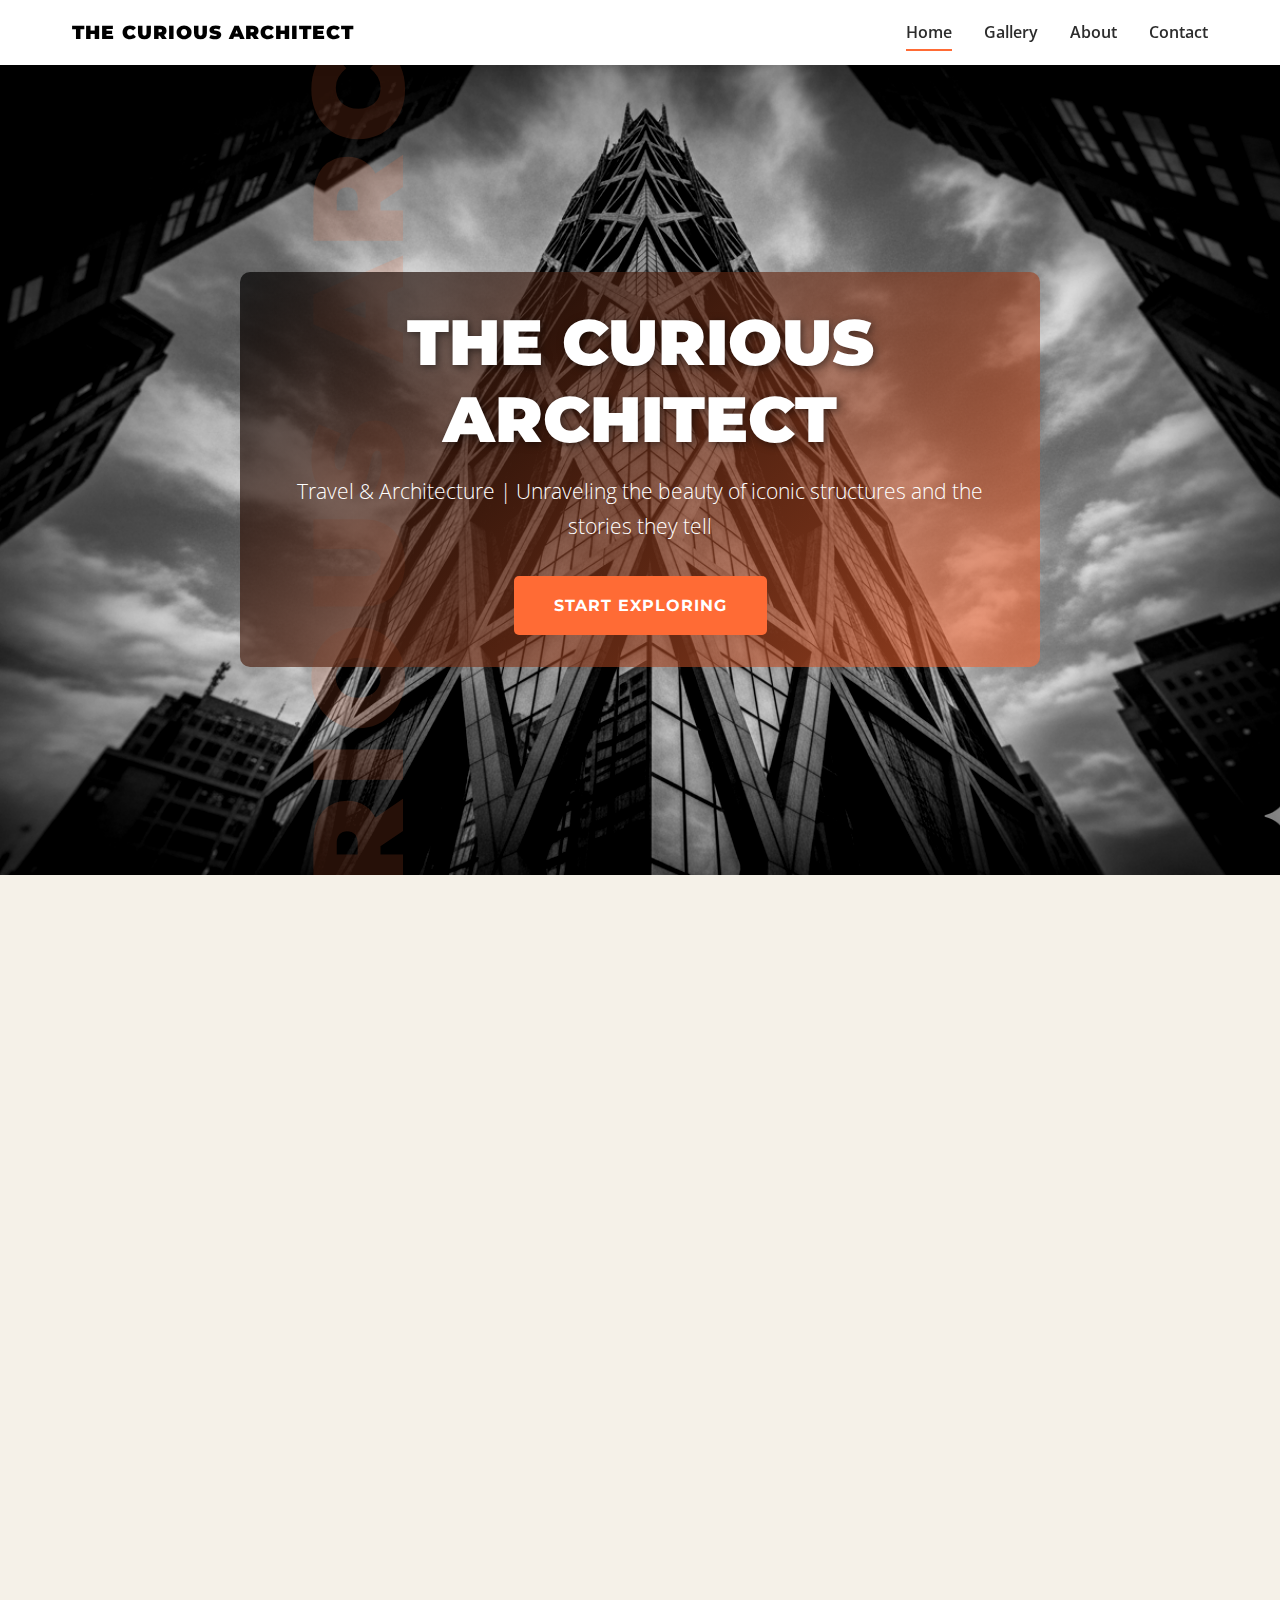
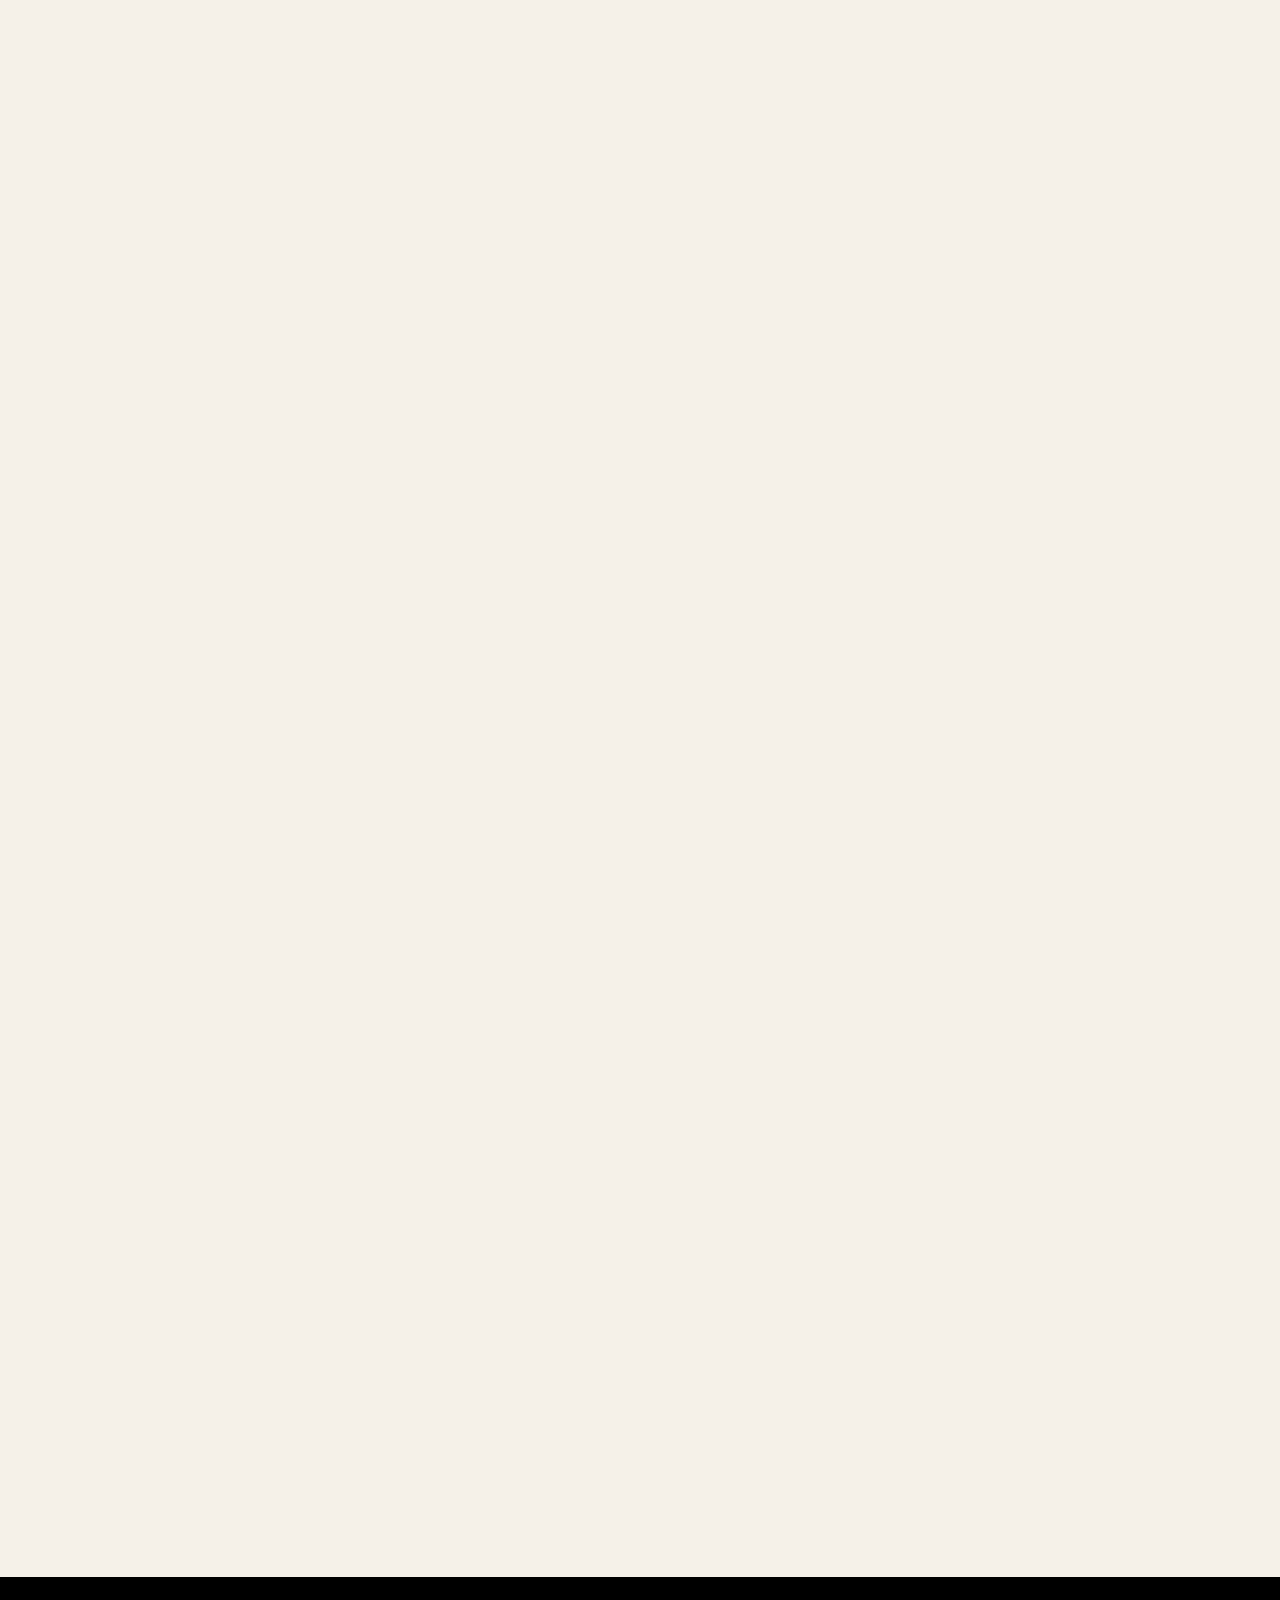
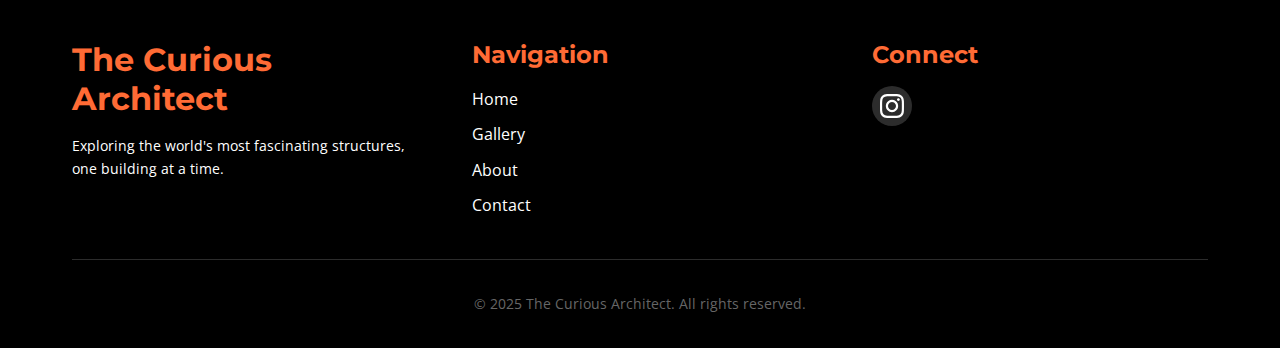
<file: index.html>
<!DOCTYPE html>
<html lang="en">
<head>
    <meta charset="UTF-8">
    <meta name="viewport" content="width=device-width, initial-scale=1.0">
    <meta name="description" content="The Curious Architect - Exploring iconic structures worldwide through travel and architecture. Unraveling the beauty of buildings and the stories they tell.">
    <meta name="keywords" content="architecture, travel, iconic buildings, architectural photography, design">
    <meta name="author" content="The Curious Architect">
    
    <!-- Open Graph / Facebook -->
    <meta property="og:type" content="website">
    <meta property="og:url" content="https://thecuriousarchitect.com/">
    <meta property="og:title" content="The Curious Architect - Travel & Architecture">
    <meta property="og:description" content="Unraveling the beauty of iconic structures and the stories they tell">
    
    <!-- Twitter -->
    <meta property="twitter:card" content="summary_large_image">
    <meta property="twitter:url" content="https://thecuriousarchitect.com/">
    <meta property="twitter:title" content="The Curious Architect - Travel & Architecture">
    
    <title>The Curious Architect - Travel & Architecture</title>
    <link rel="stylesheet" href="css/style.css">
    <link rel="stylesheet" href="css/responsive.css">
    <link rel="stylesheet" href="css/animations.css">
    <link rel="preconnect" href="https://fonts.googleapis.com">
    <link rel="preconnect" href="https://fonts.gstatic.com" crossorigin>
    <link href="https://fonts.googleapis.com/css2?family=Montserrat:wght@400;700;900&family=Open+Sans:wght@300;400;600&family=Playfair+Display:ital,wght@0,400;0,700;1,400&display=swap" rel="stylesheet">
</head>
<body>
    <!-- Navigation -->
    <nav class="main-nav">
        <div class="container nav-container">
            <a href="index.html" class="logo">THE CURIOUS ARCHITECT</a>
            <button class="mobile-menu-toggle" aria-label="Toggle menu">
                <span></span>
                <span></span>
                <span></span>
            </button>
            <ul class="nav-menu">
                <li><a href="index.html" class="active">Home</a></li>
                <li><a href="gallery.html">Gallery</a></li>
                <li><a href="about.html">About</a></li>
                <li><a href="contact.html">Contact</a></li>
            </ul>
        </div>
    </nav>

    <!-- Hero Section -->
    <section class="hero">
        <div class="hero-image-container">
            <img src="images/buildings/hero-building.jpg" alt="Iconic architectural structure" class="hero-image" loading="eager">
            <div class="watermark">THE CURIOUS ARCHITECT</div>
        </div>
        <div class="hero-content">
            <h1 class="hero-title">THE CURIOUS ARCHITECT</h1>
            <p class="hero-tagline">Travel & Architecture | Unraveling the beauty of iconic structures and the stories they tell</p>
            <a href="gallery.html" class="btn btn-primary">Start Exploring</a>
        </div>
    </section>

    <!-- Featured Story -->
    <section class="featured-story">
        <div class="container">
            <h2 class="section-title">Featured Discovery</h2>
            <div class="featured-content" id="featuredStory">
                <!-- Dynamic content loaded by JavaScript -->
                <div class="loading">Loading featured story...</div>
            </div>
        </div>
    </section>

    <!-- Categories Grid -->
    <section class="categories">
        <div class="container">
            <h2 class="section-title">Explore by Category</h2>
            <div class="categories-grid">
                <div class="category-card" data-category="religious">
                    <img src="images/thumbs/religious-thumb.jpg" alt="Religious structures" loading="lazy">
                    <div class="category-overlay">
                        <h3>Religious Structures</h3>
                        <p>Sacred spaces that inspire awe</p>
                    </div>
                </div>
                <div class="category-card" data-category="modern">
                    <img src="images/thumbs/modern-thumb.jpg" alt="Modern architecture" loading="lazy">
                    <div class="category-overlay">
                        <h3>Modern Icons</h3>
                        <p>Contemporary architectural marvels</p>
                    </div>
                </div>
                <div class="category-card" data-category="historical">
                    <img src="images/thumbs/historical-thumb.jpg" alt="Historical buildings" loading="lazy">
                    <div class="category-overlay">
                        <h3>Historical Monuments</h3>
                        <p>Ancient wonders of the world</p>
                    </div>
                </div>
                <div class="category-card" data-category="museums">
                    <img src="images/thumbs/museums-thumb.jpg" alt="Museums and cultural spaces" loading="lazy">
                    <div class="category-overlay">
                        <h3>Museums & Culture</h3>
                        <p>Where art meets architecture</p>
                    </div>
                </div>
            </div>
        </div>
    </section>

    <!-- Newsletter Signup -->
    <section class="newsletter">
        <div class="container">
            <div class="newsletter-content">
                <h2>Join the Journey</h2>
                <p>Subscribe to receive architectural highlights and travel stories delivered to your inbox</p>
                <form class="newsletter-form" id="newsletterForm">
                    <input type="email" placeholder="Your email address" required aria-label="Email address">
                    <button type="submit" class="btn btn-secondary">Subscribe</button>
                </form>
                <p class="newsletter-message" id="newsletterMessage"></p>
            </div>
        </div>
    </section>

    <!-- Footer -->
    <footer class="main-footer">
        <div class="container">
            <div class="footer-content">
                <div class="footer-section">
                    <h3>The Curious Architect</h3>
                    <p>Exploring the world's most fascinating structures, one building at a time.</p>
                </div>
                <div class="footer-section">
                    <h4>Navigation</h4>
                    <ul>
                        <li><a href="index.html">Home</a></li>
                        <li><a href="gallery.html">Gallery</a></li>
                        <li><a href="about.html">About</a></li>
                        <li><a href="contact.html">Contact</a></li>
                    </ul>
                </div>
                <div class="footer-section">
                    <h4>Connect</h4>
                    <div class="social-links">
                        <a href="https://instagram.com/the_curious_architect" target="_blank" rel="noopener" aria-label="Instagram">
                            <svg width="24" height="24" viewBox="0 0 24 24" fill="currentColor">
                                <path d="M12 2.163c3.204 0 3.584.012 4.85.07 3.252.148 4.771 1.691 4.919 4.919.058 1.265.069 1.645.069 4.849 0 3.205-.012 3.584-.069 4.849-.149 3.225-1.664 4.771-4.919 4.919-1.266.058-1.644.07-4.85.07-3.204 0-3.584-.012-4.849-.07-3.26-.149-4.771-1.699-4.919-4.92-.058-1.265-.07-1.644-.07-4.849 0-3.204.013-3.583.07-4.849.149-3.227 1.664-4.771 4.919-4.919 1.266-.057 1.645-.069 4.849-.069zm0-2.163c-3.259 0-3.667.014-4.947.072-4.358.2-6.78 2.618-6.98 6.98-.059 1.281-.073 1.689-.073 4.948 0 3.259.014 3.668.072 4.948.2 4.358 2.618 6.78 6.98 6.98 1.281.058 1.689.072 4.948.072 3.259 0 3.668-.014 4.948-.072 4.354-.2 6.782-2.618 6.979-6.98.059-1.28.073-1.689.073-4.948 0-3.259-.014-3.667-.072-4.947-.196-4.354-2.617-6.78-6.979-6.98-1.281-.059-1.69-.073-4.949-.073zm0 5.838c-3.403 0-6.162 2.759-6.162 6.162s2.759 6.163 6.162 6.163 6.162-2.759 6.162-6.163c0-3.403-2.759-6.162-6.162-6.162zm0 10.162c-2.209 0-4-1.79-4-4 0-2.209 1.791-4 4-4s4 1.791 4 4c0 2.21-1.791 4-4 4zm6.406-11.845c-.796 0-1.441.645-1.441 1.44s.645 1.44 1.441 1.44c.795 0 1.439-.645 1.439-1.44s-.644-1.44-1.439-1.44z"/>
                            </svg>
                        </a>
                    </div>
                </div>
            </div>
            <div class="footer-bottom">
                <p>&copy; 2025 The Curious Architect. All rights reserved.</p>
            </div>
        </div>
    </footer>

    <script src="js/utils.js"></script>
    <script src="js/main.js"></script>
</body>
</html>
</file>
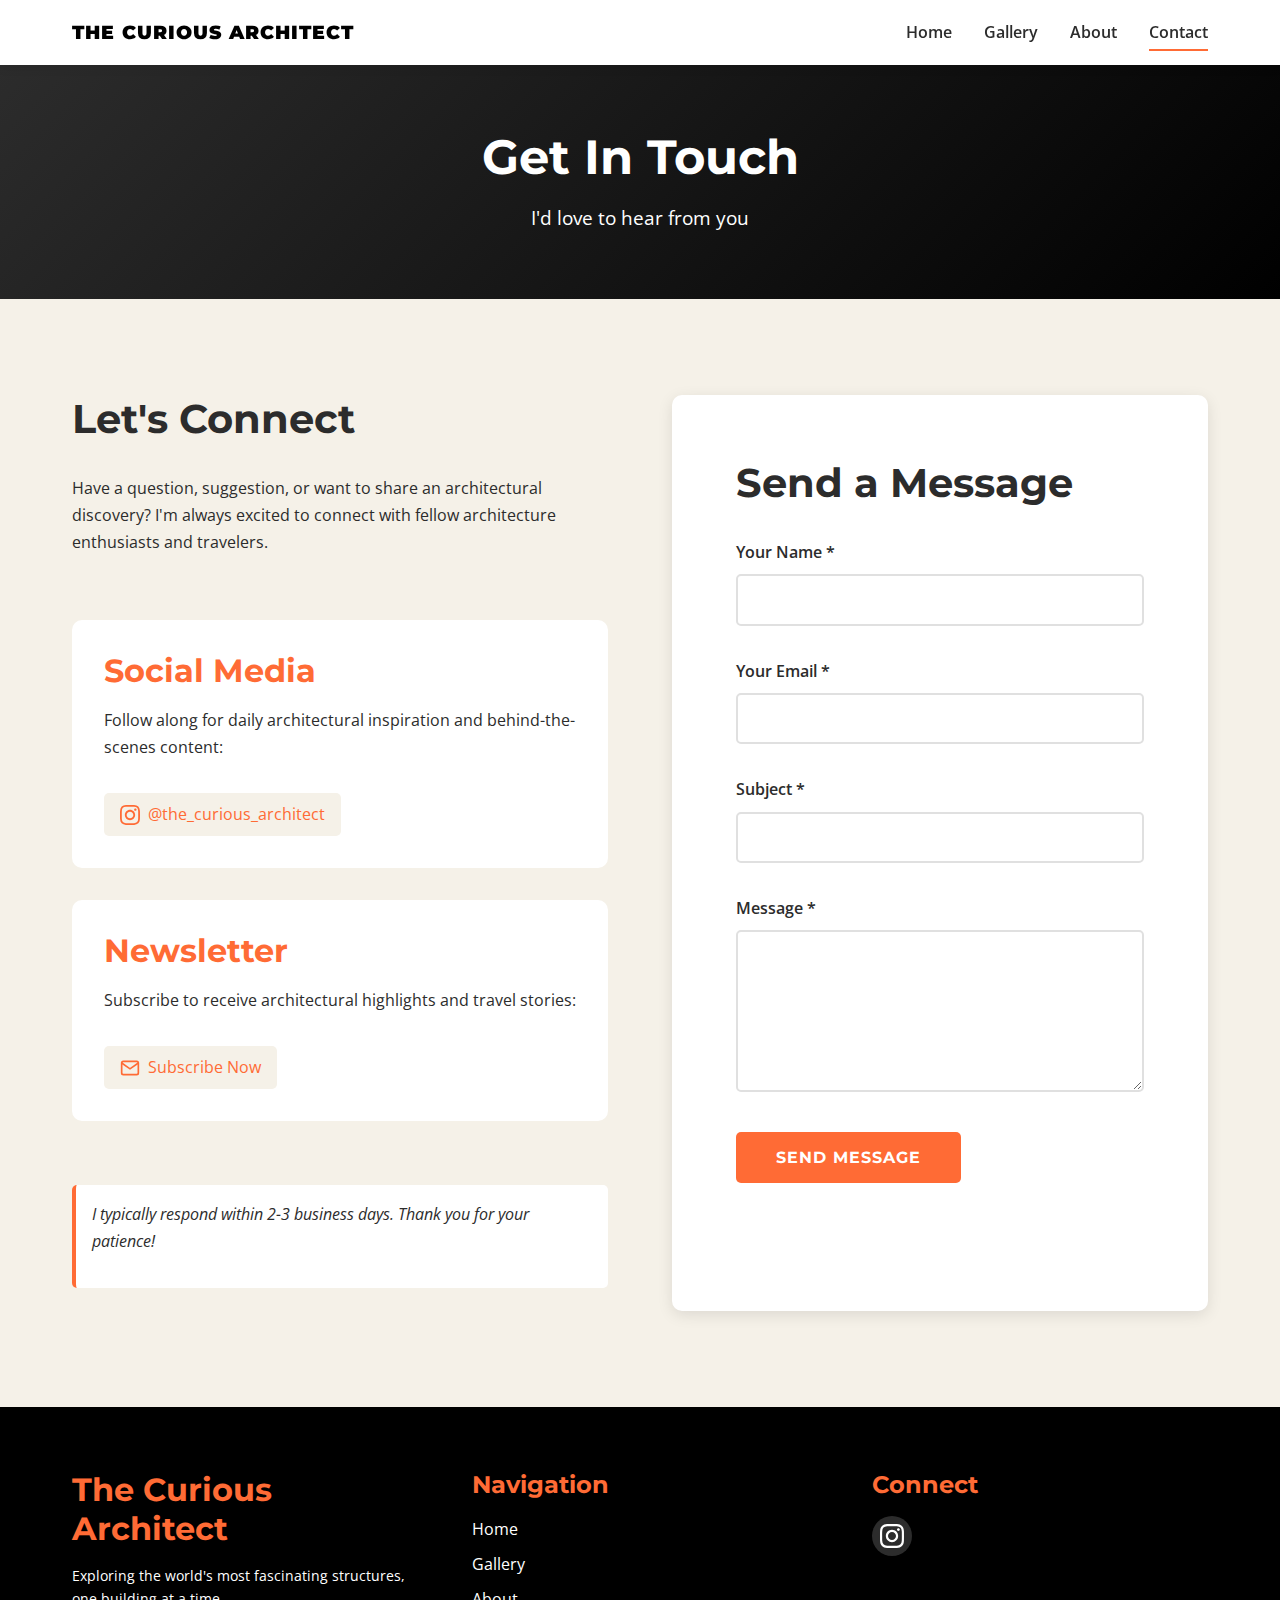
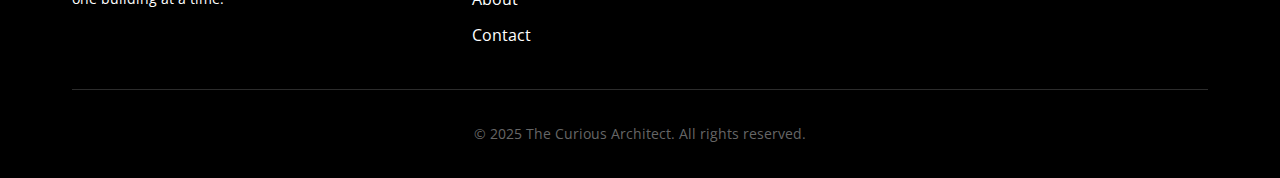
<file: contact.html>
<!DOCTYPE html>
<html lang="en">
<head>
    <meta charset="UTF-8">
    <meta name="viewport" content="width=device-width, initial-scale=1.0">
    <meta name="description" content="Get in touch with The Curious Architect. Share your thoughts, suggestions, or architectural discoveries.">
    <title>Contact - The Curious Architect</title>
    <link rel="stylesheet" href="css/style.css">
    <link rel="stylesheet" href="css/responsive.css">
    <link rel="stylesheet" href="css/animations.css">
    <link rel="preconnect" href="https://fonts.googleapis.com">
    <link rel="preconnect" href="https://fonts.gstatic.com" crossorigin>
    <link href="https://fonts.googleapis.com/css2?family=Montserrat:wght@400;700;900&family=Open+Sans:wght@300;400;600&family=Playfair+Display:ital,wght@0,400;0,700;1,400&display=swap" rel="stylesheet">
</head>
<body>
    <!-- Navigation -->
    <nav class="main-nav">
        <div class="container nav-container">
            <a href="index.html" class="logo">THE CURIOUS ARCHITECT</a>
            <button class="mobile-menu-toggle" aria-label="Toggle menu">
                <span></span>
                <span></span>
                <span></span>
            </button>
            <ul class="nav-menu">
                <li><a href="index.html">Home</a></li>
                <li><a href="gallery.html">Gallery</a></li>
                <li><a href="about.html">About</a></li>
                <li><a href="contact.html" class="active">Contact</a></li>
            </ul>
        </div>
    </nav>

    <!-- Page Header -->
    <section class="page-header">
        <div class="container">
            <h1>Get In Touch</h1>
            <p>I'd love to hear from you</p>
        </div>
    </section>

    <!-- Contact Content -->
    <section class="contact-section">
        <div class="container">
            <div class="contact-grid">
                <div class="contact-info">
                    <h2>Let's Connect</h2>
                    <p>Have a question, suggestion, or want to share an architectural discovery? I'm always excited to connect with fellow architecture enthusiasts and travelers.</p>
                    
                    <div class="contact-methods">
                        <div class="contact-method">
                            <h3>Social Media</h3>
                            <p>Follow along for daily architectural inspiration and behind-the-scenes content:</p>
                            <a href="https://instagram.com/the_curious_architect" target="_blank" rel="noopener" class="contact-link">
                                <svg width="20" height="20" viewBox="0 0 24 24" fill="currentColor">
                                    <path d="M12 2.163c3.204 0 3.584.012 4.85.07 3.252.148 4.771 1.691 4.919 4.919.058 1.265.069 1.645.069 4.849 0 3.205-.012 3.584-.069 4.849-.149 3.225-1.664 4.771-4.919 4.919-1.266.058-1.644.07-4.85.07-3.204 0-3.584-.012-4.849-.07-3.26-.149-4.771-1.699-4.919-4.92-.058-1.265-.07-1.644-.07-4.849 0-3.204.013-3.583.07-4.849.149-3.227 1.664-4.771 4.919-4.919 1.266-.057 1.645-.069 4.849-.069zm0-2.163c-3.259 0-3.667.014-4.947.072-4.358.2-6.78 2.618-6.98 6.98-.059 1.281-.073 1.689-.073 4.948 0 3.259.014 3.668.072 4.948.2 4.358 2.618 6.78 6.98 6.98 1.281.058 1.689.072 4.948.072 3.259 0 3.668-.014 4.948-.072 4.354-.2 6.782-2.618 6.979-6.98.059-1.28.073-1.689.073-4.948 0-3.259-.014-3.667-.072-4.947-.196-4.354-2.617-6.78-6.979-6.98-1.281-.059-1.69-.073-4.949-.073zm0 5.838c-3.403 0-6.162 2.759-6.162 6.162s2.759 6.163 6.162 6.163 6.162-2.759 6.162-6.163c0-3.403-2.759-6.162-6.162-6.162zm0 10.162c-2.209 0-4-1.79-4-4 0-2.209 1.791-4 4-4s4 1.791 4 4c0 2.21-1.791 4-4 4zm6.406-11.845c-.796 0-1.441.645-1.441 1.44s.645 1.44 1.441 1.44c.795 0 1.439-.645 1.439-1.44s-.644-1.44-1.439-1.44z"/>
                                </svg>
                                @the_curious_architect
                            </a>
                        </div>
                        
                        <div class="contact-method">
                            <h3>Newsletter</h3>
                            <p>Subscribe to receive architectural highlights and travel stories:</p>
                            <a href="index.html#newsletter" class="contact-link">
                                <svg width="20" height="20" viewBox="0 0 24 24" fill="none" stroke="currentColor" stroke-width="2">
                                    <path d="M4 4h16c1.1 0 2 .9 2 2v12c0 1.1-.9 2-2 2H4c-1.1 0-2-.9-2-2V6c0-1.1.9-2 2-2z"></path>
                                    <polyline points="22,6 12,13 2,6"></polyline>
                                </svg>
                                Subscribe Now
                            </a>
                        </div>
                    </div>
                    
                    <div class="contact-note">
                        <p><em>I typically respond within 2-3 business days. Thank you for your patience!</em></p>
                    </div>
                </div>
                
                <div class="contact-form-wrapper">
                    <h2>Send a Message</h2>
                    <form class="contact-form" id="contactForm" action="https://formspree.io/f/YOUR_FORM_ID" method="POST">
                        <div class="form-group">
                            <label for="name">Your Name *</label>
                            <input type="text" id="name" name="name" required>
                        </div>
                        
                        <div class="form-group">
                            <label for="email">Your Email *</label>
                            <input type="email" id="email" name="email" required>
                        </div>
                        
                        <div class="form-group">
                            <label for="subject">Subject *</label>
                            <input type="text" id="subject" name="subject" required>
                        </div>
                        
                        <div class="form-group">
                            <label for="message">Message *</label>
                            <textarea id="message" name="message" rows="6" required></textarea>
                        </div>
                        
                        <button type="submit" class="btn btn-primary">Send Message</button>
                        <p class="form-message" id="formMessage"></p>
                    </form>
                </div>
            </div>
        </div>
    </section>

    <!-- Footer -->
    <footer class="main-footer">
        <div class="container">
            <div class="footer-content">
                <div class="footer-section">
                    <h3>The Curious Architect</h3>
                    <p>Exploring the world's most fascinating structures, one building at a time.</p>
                </div>
                <div class="footer-section">
                    <h4>Navigation</h4>
                    <ul>
                        <li><a href="index.html">Home</a></li>
                        <li><a href="gallery.html">Gallery</a></li>
                        <li><a href="about.html">About</a></li>
                        <li><a href="contact.html">Contact</a></li>
                    </ul>
                </div>
                <div class="footer-section">
                    <h4>Connect</h4>
                    <div class="social-links">
                        <a href="https://instagram.com/the_curious_architect" target="_blank" rel="noopener" aria-label="Instagram">
                            <svg width="24" height="24" viewBox="0 0 24 24" fill="currentColor">
                                <path d="M12 2.163c3.204 0 3.584.012 4.85.07 3.252.148 4.771 1.691 4.919 4.919.058 1.265.069 1.645.069 4.849 0 3.205-.012 3.584-.069 4.849-.149 3.225-1.664 4.771-4.919 4.919-1.266.058-1.644.07-4.85.07-3.204 0-3.584-.012-4.849-.07-3.26-.149-4.771-1.699-4.919-4.92-.058-1.265-.07-1.644-.07-4.849 0-3.204.013-3.583.07-4.849.149-3.227 1.664-4.771 4.919-4.919 1.266-.057 1.645-.069 4.849-.069zm0-2.163c-3.259 0-3.667.014-4.947.072-4.358.2-6.78 2.618-6.98 6.98-.059 1.281-.073 1.689-.073 4.948 0 3.259.014 3.668.072 4.948.2 4.358 2.618 6.78 6.98 6.98 1.281.058 1.689.072 4.948.072 3.259 0 3.668-.014 4.948-.072 4.354-.2 6.782-2.618 6.979-6.98.059-1.28.073-1.689.073-4.948 0-3.259-.014-3.667-.072-4.947-.196-4.354-2.617-6.78-6.979-6.98-1.281-.059-1.69-.073-4.949-.073zm0 5.838c-3.403 0-6.162 2.759-6.162 6.162s2.759 6.163 6.162 6.163 6.162-2.759 6.162-6.163c0-3.403-2.759-6.162-6.162-6.162zm0 10.162c-2.209 0-4-1.79-4-4 0-2.209 1.791-4 4-4s4 1.791 4 4c0 2.21-1.791 4-4 4zm6.406-11.845c-.796 0-1.441.645-1.441 1.44s.645 1.44 1.441 1.44c.795 0 1.439-.645 1.439-1.44s-.644-1.44-1.439-1.44z"/>
                            </svg>
                        </a>
                    </div>
                </div>
            </div>
            <div class="footer-bottom">
                <p>&copy; 2025 The Curious Architect. All rights reserved.</p>
            </div>
        </div>
    </footer>

    <script src="js/utils.js"></script>
    <script src="js/main.js"></script>
</body>
</html>
</file>
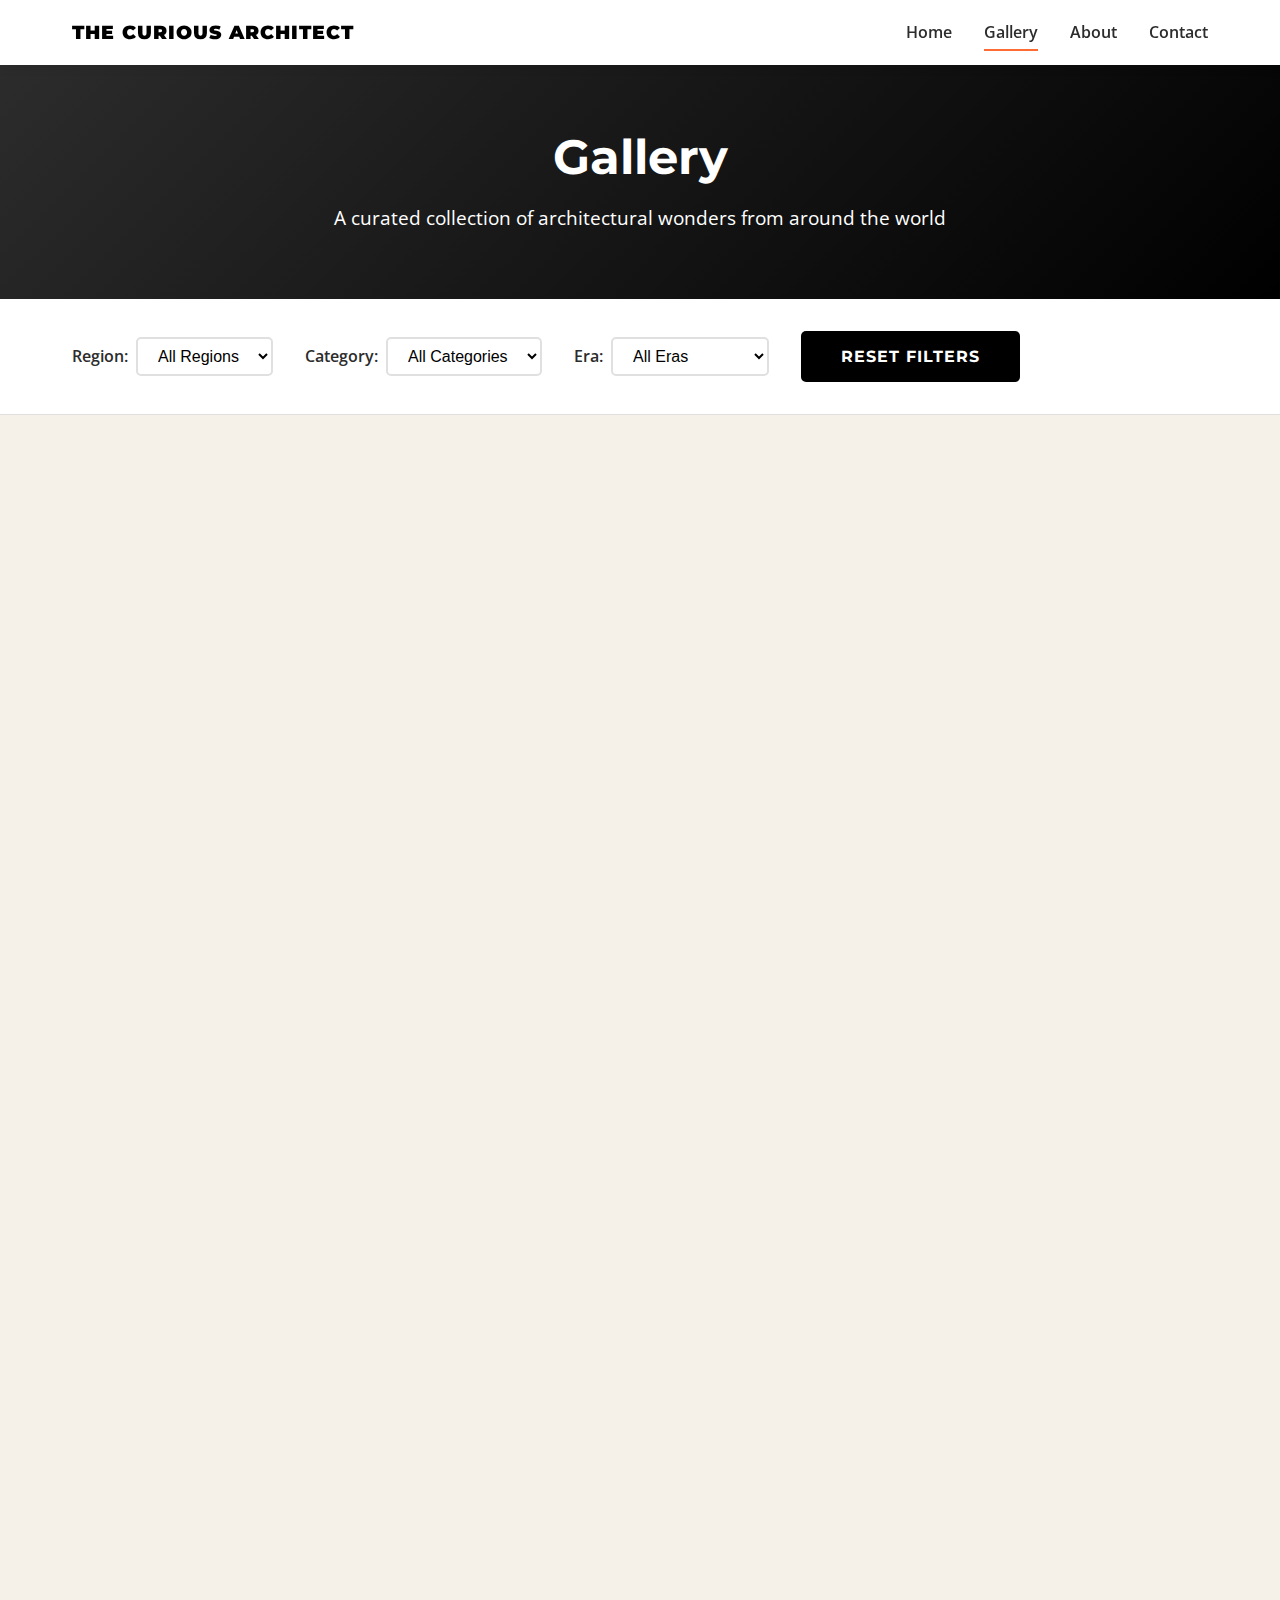
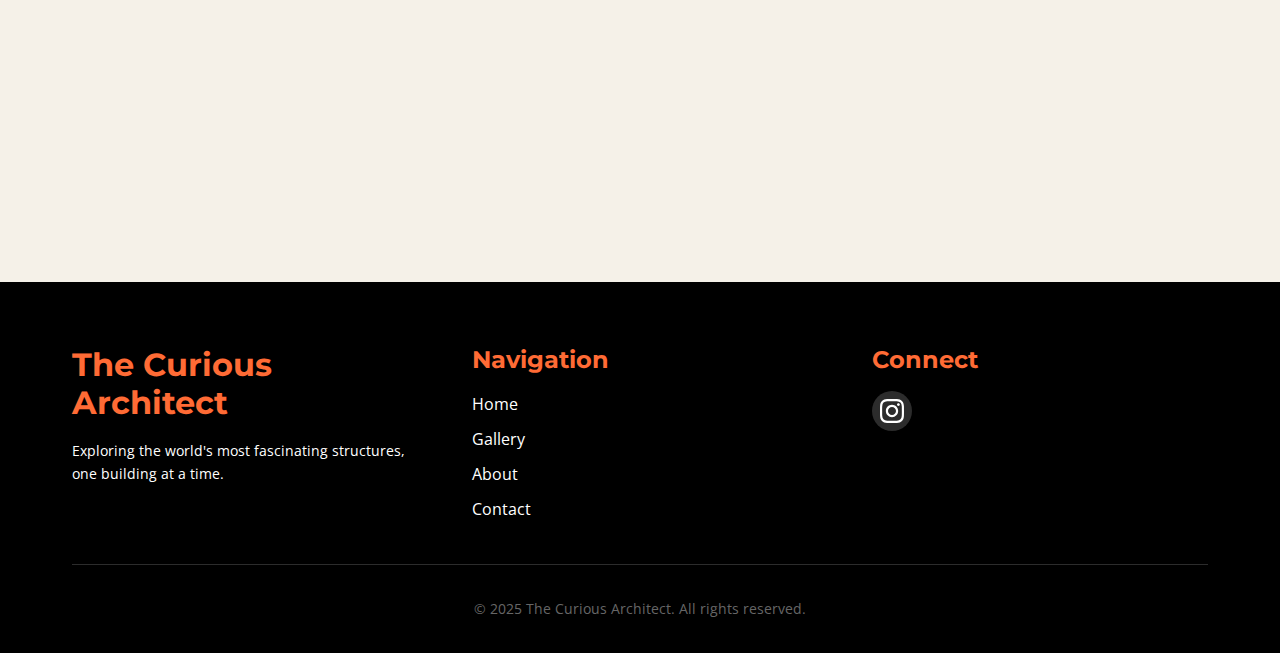
<file: gallery.html>
<!DOCTYPE html>
<html lang="en">
<head>
    <meta charset="UTF-8">
    <meta name="viewport" content="width=device-width, initial-scale=1.0">
    <meta name="description" content="Explore our curated gallery of iconic architectural structures from around the world.">
    <title>Gallery - The Curious Architect</title>
    <link rel="stylesheet" href="css/style.css">
    <link rel="stylesheet" href="css/responsive.css">
    <link rel="stylesheet" href="css/animations.css">
    <link rel="preconnect" href="https://fonts.googleapis.com">
    <link rel="preconnect" href="https://fonts.gstatic.com" crossorigin>
    <link href="https://fonts.googleapis.com/css2?family=Montserrat:wght@400;700;900&family=Open+Sans:wght@300;400;600&family=Playfair+Display:ital,wght@0,400;0,700;1,400&display=swap" rel="stylesheet">
</head>
<body>
    <!-- Navigation -->
    <nav class="main-nav">
        <div class="container nav-container">
            <a href="index.html" class="logo">THE CURIOUS ARCHITECT</a>
            <button class="mobile-menu-toggle" aria-label="Toggle menu">
                <span></span>
                <span></span>
                <span></span>
            </button>
            <ul class="nav-menu">
                <li><a href="index.html">Home</a></li>
                <li><a href="gallery.html" class="active">Gallery</a></li>
                <li><a href="about.html">About</a></li>
                <li><a href="contact.html">Contact</a></li>
            </ul>
        </div>
    </nav>

    <!-- Page Header -->
    <section class="page-header">
        <div class="container">
            <h1>Gallery</h1>
            <p>A curated collection of architectural wonders from around the world</p>
        </div>
    </section>

    <!-- Filters -->
    <section class="filters">
        <div class="container">
            <div class="filters-wrapper">
                <div class="filter-group">
                    <label for="regionFilter">Region:</label>
                    <select id="regionFilter" class="filter-select">
                        <option value="all">All Regions</option>
                        <option value="Europe">Europe</option>
                        <option value="Asia">Asia</option>
                        <option value="Americas">Americas</option>
                        <option value="Africa">Africa</option>
                        <option value="Oceania">Oceania</option>
                    </select>
                </div>
                <div class="filter-group">
                    <label for="categoryFilter">Category:</label>
                    <select id="categoryFilter" class="filter-select">
                        <option value="all">All Categories</option>
                        <option value="Religious">Religious</option>
                        <option value="Historical">Historical</option>
                        <option value="Modern">Modern</option>
                        <option value="Museums">Museums</option>
                        <option value="Residential">Residential</option>
                        <option value="Commercial">Commercial</option>
                    </select>
                </div>
                <div class="filter-group">
                    <label for="eraFilter">Era:</label>
                    <select id="eraFilter" class="filter-select">
                        <option value="all">All Eras</option>
                        <option value="Ancient">Ancient</option>
                        <option value="Medieval">Medieval</option>
                        <option value="Renaissance">Renaissance</option>
                        <option value="Modern">Modern</option>
                        <option value="Contemporary">Contemporary</option>
                    </select>
                </div>
                <button class="btn btn-secondary" id="resetFilters">Reset Filters</button>
            </div>
        </div>
    </section>

    <!-- Gallery Grid -->
    <section class="gallery-section">
        <div class="container">
            <div class="gallery-grid" id="galleryGrid">
                <!-- Dynamic content loaded by JavaScript -->
                <div class="loading">Loading gallery...</div>
            </div>
            <div class="no-results" id="noResults" style="display: none;">
                <p>No buildings found matching your filters. Try adjusting your selection.</p>
            </div>
        </div>
    </section>

    <!-- Footer -->
    <footer class="main-footer">
        <div class="container">
            <div class="footer-content">
                <div class="footer-section">
                    <h3>The Curious Architect</h3>
                    <p>Exploring the world's most fascinating structures, one building at a time.</p>
                </div>
                <div class="footer-section">
                    <h4>Navigation</h4>
                    <ul>
                        <li><a href="index.html">Home</a></li>
                        <li><a href="gallery.html">Gallery</a></li>
                        <li><a href="about.html">About</a></li>
                        <li><a href="contact.html">Contact</a></li>
                    </ul>
                </div>
                <div class="footer-section">
                    <h4>Connect</h4>
                    <div class="social-links">
                        <a href="https://instagram.com/the_curious_architect" target="_blank" rel="noopener" aria-label="Instagram">
                            <svg width="24" height="24" viewBox="0 0 24 24" fill="currentColor">
                                <path d="M12 2.163c3.204 0 3.584.012 4.85.07 3.252.148 4.771 1.691 4.919 4.919.058 1.265.069 1.645.069 4.849 0 3.205-.012 3.584-.069 4.849-.149 3.225-1.664 4.771-4.919 4.919-1.266.058-1.644.07-4.85.07-3.204 0-3.584-.012-4.849-.07-3.26-.149-4.771-1.699-4.919-4.92-.058-1.265-.07-1.644-.07-4.849 0-3.204.013-3.583.07-4.849.149-3.227 1.664-4.771 4.919-4.919 1.266-.057 1.645-.069 4.849-.069zm0-2.163c-3.259 0-3.667.014-4.947.072-4.358.2-6.78 2.618-6.98 6.98-.059 1.281-.073 1.689-.073 4.948 0 3.259.014 3.668.072 4.948.2 4.358 2.618 6.78 6.98 6.98 1.281.058 1.689.072 4.948.072 3.259 0 3.668-.014 4.948-.072 4.354-.2 6.782-2.618 6.979-6.98.059-1.28.073-1.689.073-4.948 0-3.259-.014-3.667-.072-4.947-.196-4.354-2.617-6.78-6.979-6.98-1.281-.059-1.69-.073-4.949-.073zm0 5.838c-3.403 0-6.162 2.759-6.162 6.162s2.759 6.163 6.162 6.163 6.162-2.759 6.162-6.163c0-3.403-2.759-6.162-6.162-6.162zm0 10.162c-2.209 0-4-1.79-4-4 0-2.209 1.791-4 4-4s4 1.791 4 4c0 2.21-1.791 4-4 4zm6.406-11.845c-.796 0-1.441.645-1.441 1.44s.645 1.44 1.441 1.44c.795 0 1.439-.645 1.439-1.44s-.644-1.44-1.439-1.44z"/>
                            </svg>
                        </a>
                    </div>
                </div>
            </div>
            <div class="footer-bottom">
                <p>&copy; 2025 The Curious Architect. All rights reserved.</p>
            </div>
        </div>
    </footer>

    <script src="js/utils.js"></script>
    <script src="js/filters.js"></script>
    <script src="js/gallery.js"></script>
</body>
</html>
</file>
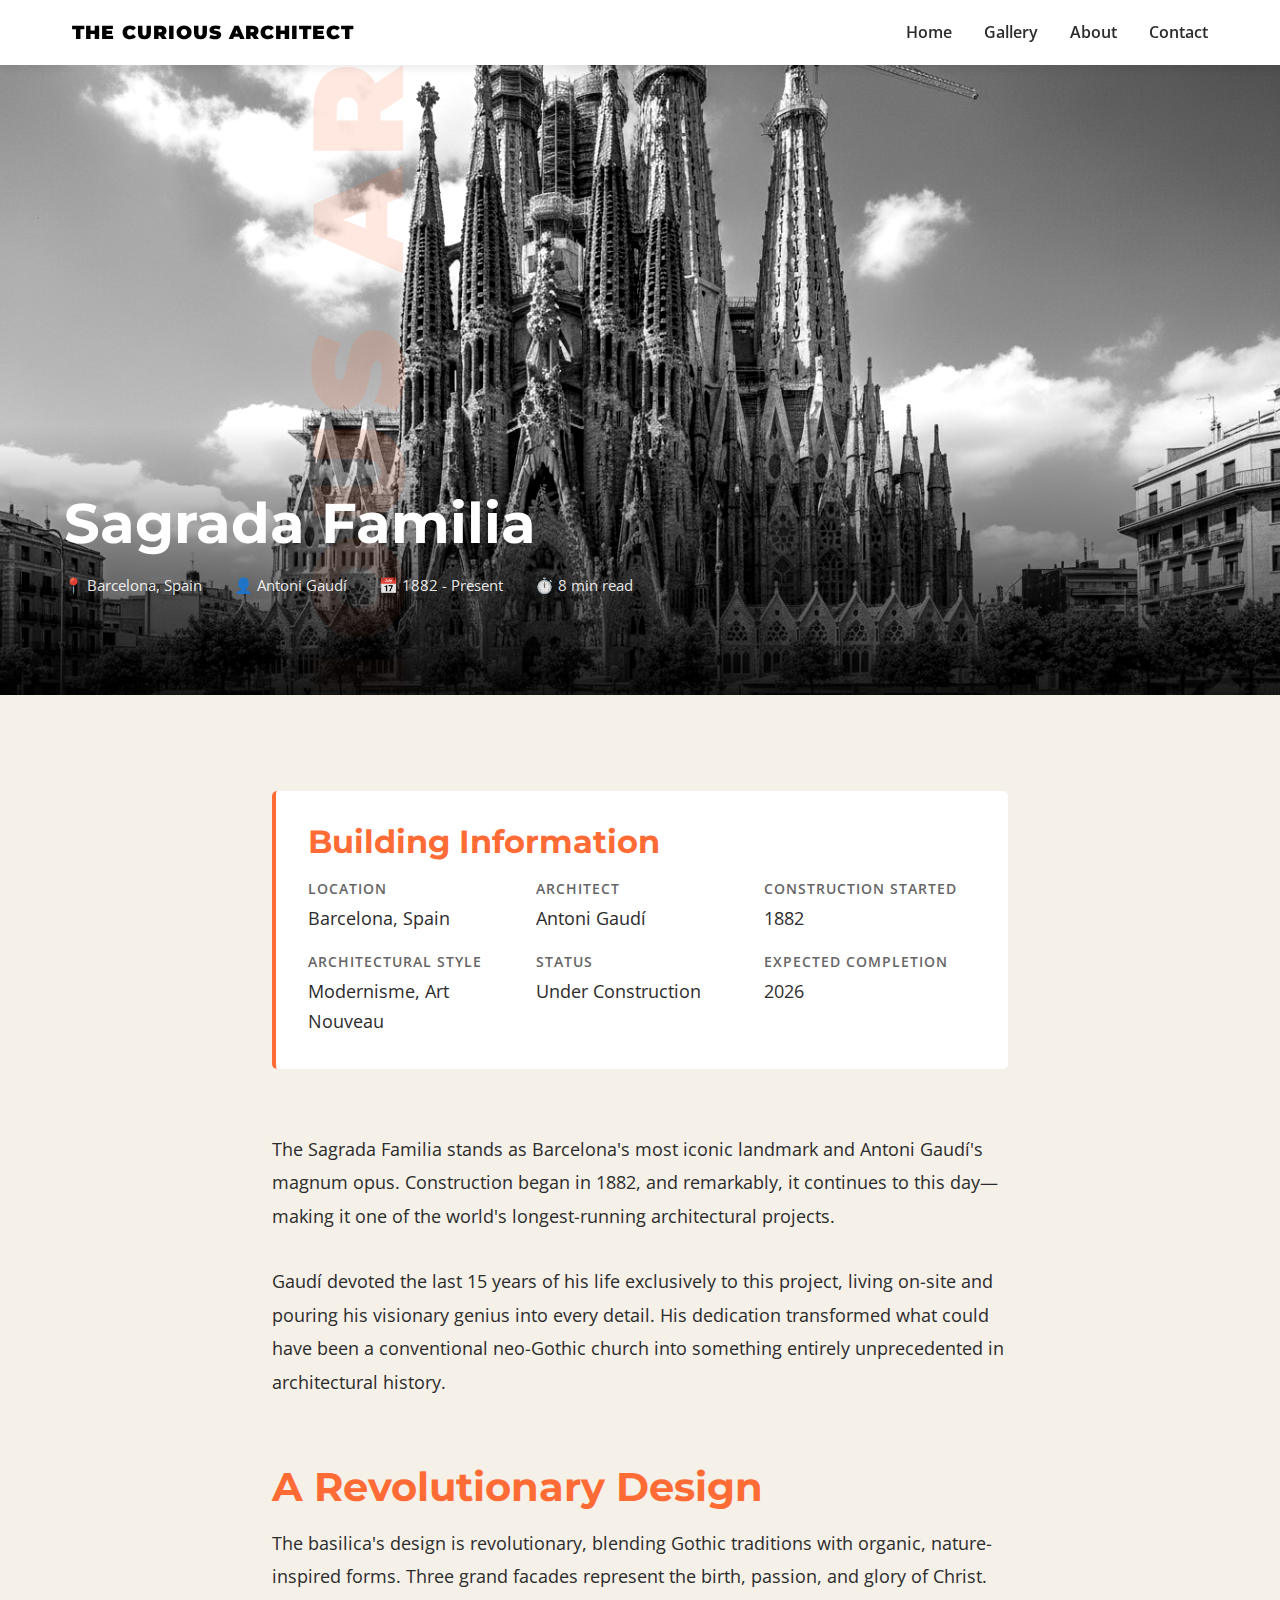
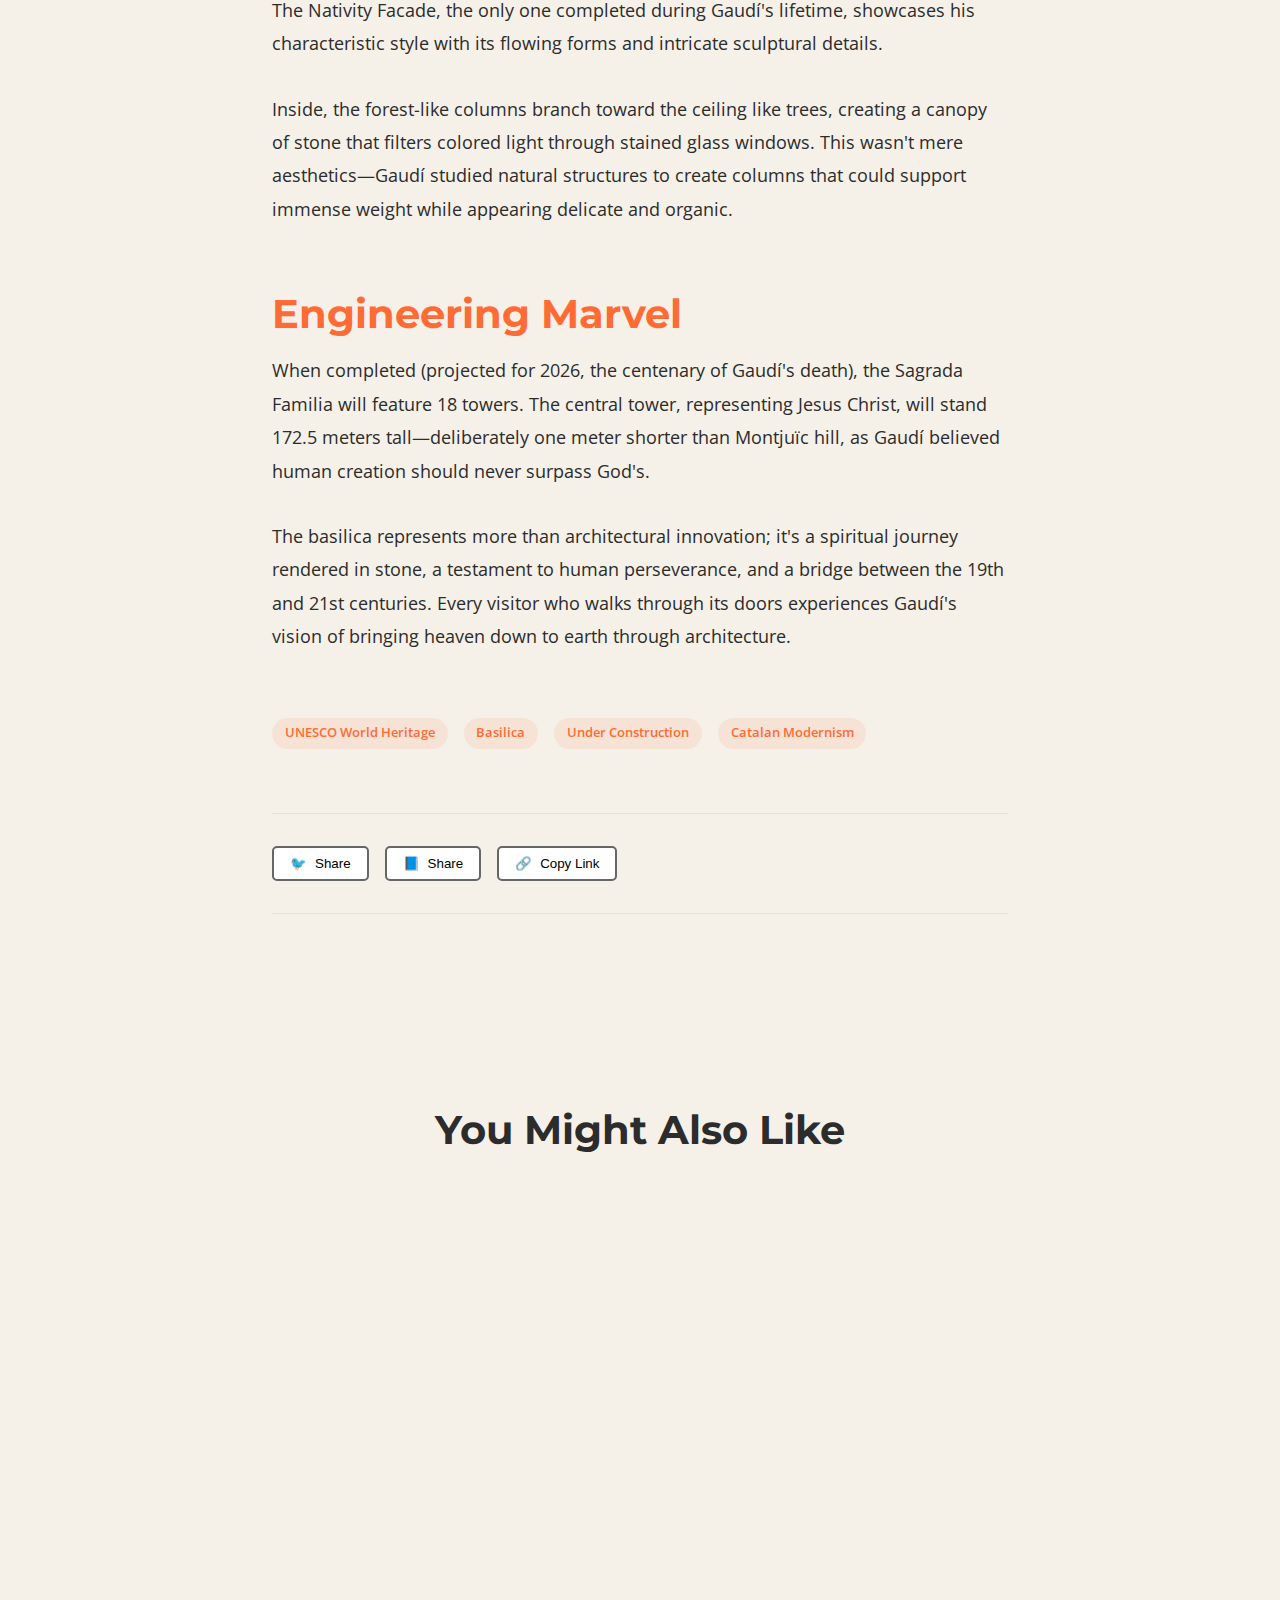
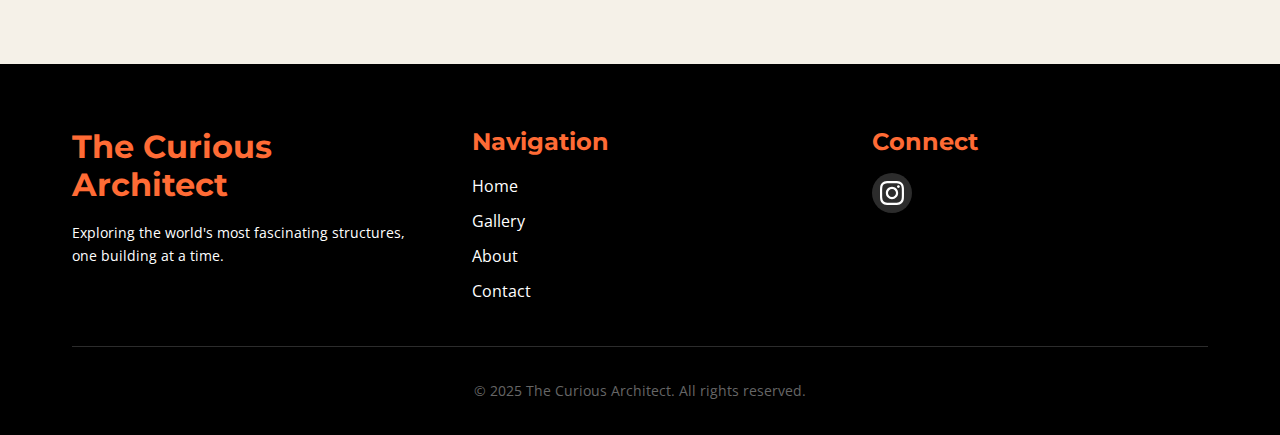
<file: stories/sagrada-familia.html>
<!DOCTYPE html>
<html lang="en">
<head>
    <meta charset="UTF-8">
    <meta name="viewport" content="width=device-width, initial-scale=1.0">
    <meta name="description" content="Discover the story of Sagrada Familia, Antoni Gaudí's masterpiece and Barcelona's most iconic landmark.">
    <title>Sagrada Familia - The Curious Architect</title>
    <link rel="stylesheet" href="../css/style.css">
    <link rel="stylesheet" href="../css/responsive.css">
    <link rel="stylesheet" href="../css/animations.css">
    <link rel="preconnect" href="https://fonts.googleapis.com">
    <link rel="preconnect" href="https://fonts.gstatic.com" crossorigin>
    <link href="https://fonts.googleapis.com/css2?family=Montserrat:wght@400;700;900&family=Open+Sans:wght@300;400;600&family=Playfair+Display:ital,wght@0,400;0,700;1,400&display=swap" rel="stylesheet">
    <style>
        .story-hero {
            position: relative;
            height: 70vh;
            min-height: 500px;
            overflow: hidden;
            margin-bottom: var(--spacing-xl);
        }
        
        .story-hero-image {
            width: 100%;
            height: 100%;
            object-fit: cover;
            filter: grayscale(100%) contrast(1.2);
        }
        
        .story-hero-overlay {
            position: absolute;
            bottom: 0;
            left: 0;
            right: 0;
            background: linear-gradient(to top, rgba(0,0,0,0.9), transparent);
            color: white;
            padding: var(--spacing-lg);
        }
        
        .story-hero h1 {
            font-size: 3.5rem;
            margin-bottom: var(--spacing-sm);
            color: white;
        }
        
        .story-meta {
            display: flex;
            gap: var(--spacing-md);
            flex-wrap: wrap;
            margin-bottom: var(--spacing-md);
            font-size: 0.95rem;
            color: rgba(255,255,255,0.9);
        }
        
        .story-content {
            max-width: 800px;
            margin: 0 auto;
            padding: 0 var(--spacing-md);
        }
        
        .story-info-box {
            background-color: var(--white);
            border-left: 4px solid var(--primary-color);
            padding: var(--spacing-md);
            margin: var(--spacing-lg) 0;
            border-radius: 5px;
        }
        
        .story-info-box h3 {
            color: var(--primary-color);
            margin-bottom: var(--spacing-sm);
        }
        
        .info-grid {
            display: grid;
            grid-template-columns: repeat(auto-fit, minmax(200px, 1fr));
            gap: var(--spacing-sm);
        }
        
        .info-item {
            display: flex;
            flex-direction: column;
        }
        
        .info-label {
            font-weight: 600;
            color: var(--text-gray);
            font-size: 0.85rem;
            text-transform: uppercase;
            letter-spacing: 1px;
        }
        
        .info-value {
            font-size: 1.1rem;
            color: var(--text-dark);
            margin-top: 0.25rem;
        }
        
        .story-content p {
            font-size: 1.1rem;
            line-height: 1.9;
            margin-bottom: var(--spacing-md);
        }
        
        .story-content h2 {
            margin-top: var(--spacing-lg);
            margin-bottom: var(--spacing-sm);
            color: var(--primary-color);
        }
        
        .story-gallery {
            margin: var(--spacing-xl) 0;
        }
        
        .story-gallery-grid {
            display: grid;
            grid-template-columns: repeat(auto-fit, minmax(300px, 1fr));
            gap: var(--spacing-md);
        }
        
        .story-gallery img {
            width: 100%;
            height: 400px;
            object-fit: cover;
            filter: grayscale(100%) contrast(1.1);
            border-radius: 10px;
            transition: var(--transition-slow);
        }
        
        .story-gallery img:hover {
            filter: grayscale(0%) contrast(1);
            transform: scale(1.02);
        }
        
        .story-tags {
            display: flex;
            flex-wrap: wrap;
            gap: var(--spacing-sm);
            margin: var(--spacing-lg) 0;
        }
        
        .related-stories {
            background-color: var(--background-cream);
            padding: var(--spacing-xl) 0;
            margin-top: var(--spacing-xl);
        }
        
        .related-stories h2 {
            text-align: center;
            margin-bottom: var(--spacing-lg);
        }
        
        .share-buttons {
            display: flex;
            gap: var(--spacing-sm);
            margin: var(--spacing-lg) 0;
            padding: var(--spacing-md) 0;
            border-top: 1px solid #e0e0e0;
            border-bottom: 1px solid #e0e0e0;
        }
        
        .share-button {
            padding: 0.5rem 1rem;
            background-color: var(--white);
            border: 2px solid var(--text-gray);
            border-radius: 5px;
            cursor: pointer;
            transition: var(--transition-base);
            display: flex;
            align-items: center;
            gap: 0.5rem;
        }
        
        .share-button:hover {
            background-color: var(--primary-color);
            border-color: var(--primary-color);
            color: white;
        }
    </style>
</head>
<body>
    <!-- Navigation -->
    <nav class="main-nav">
        <div class="container nav-container">
            <a href="../index.html" class="logo">THE CURIOUS ARCHITECT</a>
            <button class="mobile-menu-toggle" aria-label="Toggle menu">
                <span></span>
                <span></span>
                <span></span>
            </button>
            <ul class="nav-menu">
                <li><a href="../index.html">Home</a></li>
                <li><a href="../gallery.html">Gallery</a></li>
                <li><a href="../about.html">About</a></li>
                <li><a href="../contact.html">Contact</a></li>
            </ul>
        </div>
    </nav>

    <!-- Story Hero -->
    <section class="story-hero">
        <img src="../images/buildings/sagrada-familia-main.jpg" alt="Sagrada Familia" class="story-hero-image">
        <div class="watermark">THE CURIOUS ARCHITECT</div>
        <div class="story-hero-overlay">
            <h1>Sagrada Familia</h1>
            <div class="story-meta">
                <span>📍 Barcelona, Spain</span>
                <span>👤 Antoni Gaudí</span>
                <span>📅 1882 - Present</span>
                <span>⏱️ 8 min read</span>
            </div>
        </div>
    </section>

    <!-- Story Content -->
    <article class="story-content">
        <!-- Building Information -->
        <div class="story-info-box">
            <h3>Building Information</h3>
            <div class="info-grid">
                <div class="info-item">
                    <span class="info-label">Location</span>
                    <span class="info-value">Barcelona, Spain</span>
                </div>
                <div class="info-item">
                    <span class="info-label">Architect</span>
                    <span class="info-value">Antoni Gaudí</span>
                </div>
                <div class="info-item">
                    <span class="info-label">Construction Started</span>
                    <span class="info-value">1882</span>
                </div>
                <div class="info-item">
                    <span class="info-label">Architectural Style</span>
                    <span class="info-value">Modernisme, Art Nouveau</span>
                </div>
                <div class="info-item">
                    <span class="info-label">Status</span>
                    <span class="info-value">Under Construction</span>
                </div>
                <div class="info-item">
                    <span class="info-label">Expected Completion</span>
                    <span class="info-value">2026</span>
                </div>
            </div>
        </div>

        <!-- Story Text -->
        <p class="lead">The Sagrada Familia stands as Barcelona's most iconic landmark and Antoni Gaudí's magnum opus. Construction began in 1882, and remarkably, it continues to this day—making it one of the world's longest-running architectural projects.</p>

        <p>Gaudí devoted the last 15 years of his life exclusively to this project, living on-site and pouring his visionary genius into every detail. His dedication transformed what could have been a conventional neo-Gothic church into something entirely unprecedented in architectural history.</p>

        <h2>A Revolutionary Design</h2>

        <p>The basilica's design is revolutionary, blending Gothic traditions with organic, nature-inspired forms. Three grand facades represent the birth, passion, and glory of Christ. The Nativity Facade, the only one completed during Gaudí's lifetime, showcases his characteristic style with its flowing forms and intricate sculptural details.</p>

        <p>Inside, the forest-like columns branch toward the ceiling like trees, creating a canopy of stone that filters colored light through stained glass windows. This wasn't mere aesthetics—Gaudí studied natural structures to create columns that could support immense weight while appearing delicate and organic.</p>

        <h2>Engineering Marvel</h2>

        <p>When completed (projected for 2026, the centenary of Gaudí's death), the Sagrada Familia will feature 18 towers. The central tower, representing Jesus Christ, will stand 172.5 meters tall—deliberately one meter shorter than Montjuïc hill, as Gaudí believed human creation should never surpass God's.</p>

        <p>The basilica represents more than architectural innovation; it's a spiritual journey rendered in stone, a testament to human perseverance, and a bridge between the 19th and 21st centuries. Every visitor who walks through its doors experiences Gaudí's vision of bringing heaven down to earth through architecture.</p>

        <!-- Tags -->
        <div class="story-tags">
            <span class="tag">UNESCO World Heritage</span>
            <span class="tag">Basilica</span>
            <span class="tag">Under Construction</span>
            <span class="tag">Catalan Modernism</span>
        </div>

        <!-- Share Buttons -->
        <div class="share-buttons">
            <button class="share-button" onclick="shareStory('twitter')">
                <span>🐦</span> Share
            </button>
            <button class="share-button" onclick="shareStory('facebook')">
                <span>📘</span> Share
            </button>
            <button class="share-button" onclick="copyLink()">
                <span>🔗</span> Copy Link
            </button>
        </div>
    </article>

    <!-- Related Stories -->
    <section class="related-stories">
        <div class="container">
            <h2>You Might Also Like</h2>
            <div class="categories-grid">
                <div class="category-card" onclick="window.location.href='colosseum.html'">
                    <img src="../images/buildings/colosseum-main.jpg" alt="Colosseum">
                    <div class="category-overlay">
                        <h3>The Colosseum</h3>
                        <p>Ancient Rome's architectural marvel</p>
                    </div>
                </div>
                <div class="category-card" onclick="window.location.href='taj-mahal.html'">
                    <img src="../images/buildings/taj-mahal-main.jpg" alt="Taj Mahal">
                    <div class="category-overlay">
                        <h3>Taj Mahal</h3>
                        <p>A monument to eternal love</p>
                    </div>
                </div>
                <div class="category-card" onclick="window.location.href='../gallery.html'">
                    <img src="../images/thumbs/modern-thumb.jpg" alt="More stories">
                    <div class="category-overlay">
                        <h3>Explore More</h3>
                        <p>View all architectural wonders</p>
                    </div>
                </div>
            </div>
        </div>
    </section>

    <!-- Footer -->
    <footer class="main-footer">
        <div class="container">
            <div class="footer-content">
                <div class="footer-section">
                    <h3>The Curious Architect</h3>
                    <p>Exploring the world's most fascinating structures, one building at a time.</p>
                </div>
                <div class="footer-section">
                    <h4>Navigation</h4>
                    <ul>
                        <li><a href="../index.html">Home</a></li>
                        <li><a href="../gallery.html">Gallery</a></li>
                        <li><a href="../about.html">About</a></li>
                        <li><a href="../contact.html">Contact</a></li>
                    </ul>
                </div>
                <div class="footer-section">
                    <h4>Connect</h4>
                    <div class="social-links">
                        <a href="https://instagram.com/the_curious_architect" target="_blank" rel="noopener" aria-label="Instagram">
                            <svg width="24" height="24" viewBox="0 0 24 24" fill="currentColor">
                                <path d="M12 2.163c3.204 0 3.584.012 4.85.07 3.252.148 4.771 1.691 4.919 4.919.058 1.265.069 1.645.069 4.849 0 3.205-.012 3.584-.069 4.849-.149 3.225-1.664 4.771-4.919 4.919-1.266.058-1.644.07-4.85.07-3.204 0-3.584-.012-4.849-.07-3.26-.149-4.771-1.699-4.919-4.92-.058-1.265-.07-1.644-.07-4.849 0-3.204.013-3.583.07-4.849.149-3.227 1.664-4.771 4.919-4.919 1.266-.057 1.645-.069 4.849-.069zm0-2.163c-3.259 0-3.667.014-4.947.072-4.358.2-6.78 2.618-6.98 6.98-.059 1.281-.073 1.689-.073 4.948 0 3.259.014 3.668.072 4.948.2 4.358 2.618 6.78 6.98 6.98 1.281.058 1.689.072 4.948.072 3.259 0 3.668-.014 4.948-.072 4.354-.2 6.782-2.618 6.979-6.98.059-1.28.073-1.689.073-4.948 0-3.259-.014-3.667-.072-4.947-.196-4.354-2.617-6.78-6.979-6.98-1.281-.059-1.69-.073-4.949-.073zm0 5.838c-3.403 0-6.162 2.759-6.162 6.162s2.759 6.163 6.162 6.163 6.162-2.759 6.162-6.163c0-3.403-2.759-6.162-6.162-6.162zm0 10.162c-2.209 0-4-1.79-4-4 0-2.209 1.791-4 4-4s4 1.791 4 4c0 2.21-1.791 4-4 4zm6.406-11.845c-.796 0-1.441.645-1.441 1.44s.645 1.44 1.441 1.44c.795 0 1.439-.645 1.439-1.44s-.644-1.44-1.439-1.44z"/>
                            </svg>
                        </a>
                    </div>
                </div>
            </div>
            <div class="footer-bottom">
                <p>&copy; 2025 The Curious Architect. All rights reserved.</p>
            </div>
        </div>
    </footer>

    <script src="../js/utils.js"></script>
    <script src="../js/main.js"></script>
    <script>
        function shareStory(platform) {
            const url = window.location.href;
            const title = 'Sagrada Familia - The Curious Architect';
            
            if (platform === 'twitter') {
                window.open(`https://twitter.com/intent/tweet?url=${encodeURIComponent(url)}&text=${encodeURIComponent(title)}`, '_blank');
            } else if (platform === 'facebook') {
                window.open(`https://www.facebook.com/sharer/sharer.php?u=${encodeURIComponent(url)}`, '_blank');
            }
        }
        
        function copyLink() {
            navigator.clipboard.writeText(window.location.href).then(() => {
                alert('Link copied to clipboard!');
            });
        }
    </script>
</body>
</html>
</file>
<file: css/style.css>
/* ==========================
   Global Styles & Variables
   ========================== */

:root {
    /* Colors */
    --primary-color: #FF6B35;
    --secondary-color: #E85D04;
    --black: #000000;
    --white: #FFFFFF;
    --background-cream: #F5F1E8;
    --text-dark: #2C2C2C;
    --text-gray: #666666;
    --overlay-orange: rgba(255, 107, 53, 0.85);
    --overlay-light: rgba(255, 107, 53, 0.1);
    
    /* Typography */
    --font-heading: 'Montserrat', sans-serif;
    --font-body: 'Open Sans', sans-serif;
    --font-accent: 'Playfair Display', serif;
    
    /* Spacing */
    --spacing-xs: 0.5rem;
    --spacing-sm: 1rem;
    --spacing-md: 2rem;
    --spacing-lg: 4rem;
    --spacing-xl: 6rem;
    
    /* Transitions */
    --transition-base: all 0.3s ease;
    --transition-slow: all 0.5s ease;
}

/* Reset & Base Styles */
* {
    margin: 0;
    padding: 0;
    box-sizing: border-box;
}

html {
    scroll-behavior: smooth;
}

body {
    font-family: var(--font-body);
    font-size: 16px;
    line-height: 1.7;
    color: var(--text-dark);
    background-color: var(--background-cream);
    overflow-x: hidden;
}

/* Typography */
h1, h2, h3, h4, h5, h6 {
    font-family: var(--font-heading);
    font-weight: 700;
    line-height: 1.2;
    margin-bottom: var(--spacing-sm);
}

h1 { font-size: 3rem; }
h2 { font-size: 2.5rem; }
h3 { font-size: 2rem; }
h4 { font-size: 1.5rem; }
h5 { font-size: 1.25rem; }
h6 { font-size: 1rem; }

p {
    margin-bottom: var(--spacing-sm);
}

a {
    color: var(--primary-color);
    text-decoration: none;
    transition: var(--transition-base);
}

a:hover {
    color: var(--secondary-color);
}

img {
    max-width: 100%;
    height: auto;
    display: block;
}

ul {
    list-style: none;
}

/* Container */
.container {
    max-width: 1200px;
    margin: 0 auto;
    padding: 0 var(--spacing-md);
}

/* ==========================
   Navigation
   ========================== */

.main-nav {
    background-color: var(--white);
    box-shadow: 0 2px 10px rgba(0, 0, 0, 0.1);
    position: sticky;
    top: 0;
    z-index: 1000;
}

.nav-container {
    display: flex;
    justify-content: space-between;
    align-items: center;
    padding: var(--spacing-sm) var(--spacing-md);
}

.logo {
    font-family: var(--font-heading);
    font-weight: 900;
    font-size: 1.2rem;
    color: var(--black);
    letter-spacing: 1px;
}

.logo:hover {
    color: var(--primary-color);
}

.nav-menu {
    display: flex;
    gap: var(--spacing-md);
}

.nav-menu a {
    color: var(--text-dark);
    font-weight: 600;
    padding: 0.5rem 0;
    position: relative;
}

.nav-menu a::after {
    content: '';
    position: absolute;
    bottom: 0;
    left: 0;
    width: 0;
    height: 2px;
    background-color: var(--primary-color);
    transition: width 0.3s ease;
}

.nav-menu a:hover::after,
.nav-menu a.active::after {
    width: 100%;
}

.mobile-menu-toggle {
    display: none;
    flex-direction: column;
    background: none;
    border: none;
    cursor: pointer;
    padding: 0.5rem;
}

.mobile-menu-toggle span {
    width: 25px;
    height: 3px;
    background-color: var(--black);
    margin: 3px 0;
    transition: var(--transition-base);
}

/* ==========================
   Hero Section
   ========================== */

.hero {
    position: relative;
    height: 90vh;
    min-height: 600px;
    display: flex;
    align-items: center;
    justify-content: center;
    overflow: hidden;
}

.hero-image-container {
    position: absolute;
    top: 0;
    left: 0;
    width: 100%;
    height: 100%;
}

.hero-image {
    width: 100%;
    height: 100%;
    object-fit: cover;
    filter: grayscale(100%) contrast(1.2);
}

.watermark {
    position: absolute;
    right: -5%;
    top: 50%;
    transform: translateY(-50%) rotate(-90deg);
    font-family: var(--font-heading);
    font-weight: 900;
    font-size: 8rem;
    color: var(--primary-color);
    opacity: 0.15;
    white-space: nowrap;
    pointer-events: none;
    letter-spacing: 10px;
}

.hero-content {
    position: relative;
    z-index: 2;
    text-align: center;
    color: var(--white);
    max-width: 800px;
    padding: var(--spacing-md);
    background: linear-gradient(135deg, rgba(0,0,0,0.7), rgba(255,107,53,0.6));
    border-radius: 10px;
}

.hero-title {
    font-size: 4rem;
    font-weight: 900;
    margin-bottom: var(--spacing-sm);
    color: var(--white);
    text-shadow: 2px 2px 8px rgba(0,0,0,0.5);
}

.hero-tagline {
    font-size: 1.3rem;
    margin-bottom: var(--spacing-md);
    font-weight: 300;
}

/* ==========================
   Buttons
   ========================== */

.btn {
    display: inline-block;
    padding: 1rem 2.5rem;
    font-family: var(--font-heading);
    font-weight: 700;
    font-size: 1rem;
    text-transform: uppercase;
    letter-spacing: 1px;
    border: none;
    border-radius: 5px;
    cursor: pointer;
    transition: var(--transition-base);
}

.btn-primary {
    background-color: var(--primary-color);
    color: var(--white);
}

.btn-primary:hover {
    background-color: var(--secondary-color);
    transform: translateY(-2px);
    box-shadow: 0 5px 15px rgba(255, 107, 53, 0.4);
}

.btn-secondary {
    background-color: var(--black);
    color: var(--white);
}

.btn-secondary:hover {
    background-color: var(--text-dark);
    transform: translateY(-2px);
}

/* ==========================
   Sections
   ========================== */

.section-title {
    font-size: 2.5rem;
    text-align: center;
    margin-bottom: var(--spacing-lg);
    position: relative;
    padding-bottom: var(--spacing-sm);
}

.section-title::after {
    content: '';
    position: absolute;
    bottom: 0;
    left: 50%;
    transform: translateX(-50%);
    width: 80px;
    height: 4px;
    background-color: var(--primary-color);
}

/* Featured Story */
.featured-story {
    padding: var(--spacing-xl) 0;
    background-color: var(--white);
}

.featured-content {
    display: grid;
    grid-template-columns: 1fr 1fr;
    gap: var(--spacing-lg);
    align-items: center;
}

.featured-image {
    width: 100%;
    height: 500px;
    object-fit: cover;
    filter: grayscale(100%) contrast(1.1);
    border-radius: 10px;
}

.featured-text h3 {
    font-size: 2rem;
    margin-bottom: var(--spacing-sm);
}

.featured-meta {
    color: var(--text-gray);
    font-size: 0.9rem;
    margin-bottom: var(--spacing-sm);
}

.featured-meta span {
    margin-right: var(--spacing-sm);
}

.featured-text p {
    font-size: 1.1rem;
    line-height: 1.8;
    margin-bottom: var(--spacing-md);
}

.read-time {
    display: inline-block;
    color: var(--text-gray);
    font-size: 0.9rem;
    margin-bottom: var(--spacing-sm);
}

/* Categories Grid */
.categories {
    padding: var(--spacing-xl) 0;
}

.categories-grid {
    display: grid;
    grid-template-columns: repeat(auto-fit, minmax(280px, 1fr));
    gap: var(--spacing-md);
}

.category-card {
    position: relative;
    height: 350px;
    overflow: hidden;
    border-radius: 10px;
    cursor: pointer;
    transition: var(--transition-base);
}

.category-card img {
    width: 100%;
    height: 100%;
    object-fit: cover;
    filter: grayscale(100%) contrast(1.1);
    transition: var(--transition-slow);
}

.category-overlay {
    position: absolute;
    bottom: 0;
    left: 0;
    right: 0;
    padding: var(--spacing-md);
    background: linear-gradient(to top, rgba(0,0,0,0.9), transparent);
    color: var(--white);
    transform: translateY(50px);
    transition: var(--transition-base);
}

.category-card:hover .category-overlay {
    transform: translateY(0);
}

.category-card:hover img {
    transform: scale(1.1);
    filter: grayscale(0%) contrast(1);
}

.category-card:hover {
    box-shadow: 0 10px 30px rgba(0,0,0,0.3);
}

.category-overlay h3 {
    font-size: 1.5rem;
    margin-bottom: 0.5rem;
}

.category-overlay p {
    font-size: 0.9rem;
    margin: 0;
}

/* Newsletter */
.newsletter {
    padding: var(--spacing-xl) 0;
    background: linear-gradient(135deg, var(--primary-color), var(--secondary-color));
    color: var(--white);
}

.newsletter-content {
    text-align: center;
    max-width: 600px;
    margin: 0 auto;
}

.newsletter-content h2 {
    font-size: 2.5rem;
    margin-bottom: var(--spacing-sm);
}

.newsletter-content p {
    font-size: 1.1rem;
    margin-bottom: var(--spacing-md);
}

.newsletter-form {
    display: flex;
    gap: var(--spacing-sm);
    margin-bottom: var(--spacing-sm);
}

.newsletter-form input {
    flex: 1;
    padding: 1rem;
    border: none;
    border-radius: 5px;
    font-size: 1rem;
}

.newsletter-message {
    font-size: 0.9rem;
    margin-top: var(--spacing-sm);
}

/* ==========================
   Gallery Page
   ========================== */

.page-header {
    background: linear-gradient(135deg, var(--text-dark), var(--black));
    color: var(--white);
    padding: var(--spacing-lg) 0;
    text-align: center;
}

.page-header h1 {
    font-size: 3rem;
    margin-bottom: var(--spacing-sm);
}

.page-header p {
    font-size: 1.2rem;
    margin: 0;
}

/* Filters */
.filters {
    padding: var(--spacing-md) 0;
    background-color: var(--white);
    border-bottom: 1px solid #e0e0e0;
}

.filters-wrapper {
    display: flex;
    gap: var(--spacing-md);
    align-items: center;
    flex-wrap: wrap;
}

.filter-group {
    display: flex;
    align-items: center;
    gap: 0.5rem;
}

.filter-group label {
    font-weight: 600;
    color: var(--text-dark);
}

.filter-select {
    padding: 0.5rem 1rem;
    border: 2px solid #e0e0e0;
    border-radius: 5px;
    font-size: 1rem;
    background-color: var(--white);
    cursor: pointer;
    transition: var(--transition-base);
}

.filter-select:focus {
    outline: none;
    border-color: var(--primary-color);
}

/* Gallery Grid */
.gallery-section {
    padding: var(--spacing-xl) 0;
}

.gallery-grid {
    display: grid;
    grid-template-columns: repeat(auto-fill, minmax(320px, 1fr));
    gap: var(--spacing-md);
}

.building-card {
    background-color: var(--white);
    border-radius: 10px;
    overflow: hidden;
    box-shadow: 0 4px 15px rgba(0,0,0,0.1);
    transition: var(--transition-base);
    cursor: pointer;
}

.building-card:hover {
    transform: translateY(-10px);
    box-shadow: 0 10px 30px rgba(0,0,0,0.2);
}

.building-card-image {
    width: 100%;
    height: 250px;
    object-fit: cover;
    filter: grayscale(100%) contrast(1.1);
    transition: var(--transition-slow);
}

.building-card:hover .building-card-image {
    filter: grayscale(0%) contrast(1);
}

.building-card-content {
    padding: var(--spacing-md);
}

.building-card-content h3 {
    font-size: 1.5rem;
    margin-bottom: 0.5rem;
    color: var(--text-dark);
}

.building-location {
    color: var(--text-gray);
    font-size: 0.9rem;
    margin-bottom: var(--spacing-sm);
}

.building-location::before {
    content: '📍';
    margin-right: 0.3rem;
}

.building-description {
    font-size: 0.95rem;
    line-height: 1.6;
    color: var(--text-dark);
    margin-bottom: var(--spacing-sm);
}

.building-tags {
    display: flex;
    flex-wrap: wrap;
    gap: 0.5rem;
    margin-top: var(--spacing-sm);
}

.tag {
    display: inline-block;
    padding: 0.3rem 0.8rem;
    background-color: var(--overlay-light);
    color: var(--primary-color);
    font-size: 0.8rem;
    border-radius: 20px;
    font-weight: 600;
}

.loading {
    text-align: center;
    padding: var(--spacing-lg);
    font-size: 1.2rem;
    color: var(--text-gray);
}

.no-results {
    text-align: center;
    padding: var(--spacing-xl);
}

.no-results p {
    font-size: 1.2rem;
    color: var(--text-gray);
}

/* ==========================
   About Page
   ========================== */

.about-content {
    padding: var(--spacing-xl) 0;
}

.about-grid {
    display: grid;
    grid-template-columns: 2fr 1fr;
    gap: var(--spacing-lg);
}

.about-text h2 {
    color: var(--primary-color);
    margin-top: var(--spacing-md);
    margin-bottom: var(--spacing-sm);
}

.about-text .lead {
    font-size: 1.3rem;
    font-family: var(--font-accent);
    font-style: italic;
    color: var(--text-dark);
    margin-bottom: var(--spacing-md);
}

.about-text ul {
    list-style: disc;
    margin-left: var(--spacing-md);
    margin-bottom: var(--spacing-md);
}

.about-text li {
    margin-bottom: 0.5rem;
}

.signature {
    font-family: var(--font-accent);
    font-size: 1.2rem;
    font-style: italic;
    color: var(--primary-color);
    margin-top: var(--spacing-md);
}

.about-sidebar {
    position: sticky;
    top: 100px;
    height: fit-content;
}

.about-image {
    margin-bottom: var(--spacing-md);
    border-radius: 10px;
    overflow: hidden;
}

.about-image img {
    width: 100%;
    filter: grayscale(50%);
}

.about-stats {
    background-color: var(--white);
    padding: var(--spacing-md);
    border-radius: 10px;
    margin-bottom: var(--spacing-md);
}

.stat-item {
    text-align: center;
    padding: var(--spacing-sm) 0;
    border-bottom: 1px solid #e0e0e0;
}

.stat-item:last-child {
    border-bottom: none;
}

.stat-number {
    display: block;
    font-size: 2rem;
    font-weight: 900;
    color: var(--primary-color);
    font-family: var(--font-heading);
}

.stat-label {
    display: block;
    font-size: 0.9rem;
    color: var(--text-gray);
}

.about-cta {
    background-color: var(--white);
    padding: var(--spacing-md);
    border-radius: 10px;
}

.about-cta h3 {
    margin-bottom: var(--spacing-sm);
}

.social-links-vertical {
    margin-top: var(--spacing-sm);
}

.social-link {
    display: flex;
    align-items: center;
    gap: 0.5rem;
    padding: var(--spacing-sm);
    background-color: var(--background-cream);
    border-radius: 5px;
    transition: var(--transition-base);
}

.social-link:hover {
    background-color: var(--primary-color);
    color: var(--white);
}

/* ==========================
   Contact Page
   ========================== */

.contact-section {
    padding: var(--spacing-xl) 0;
}

.contact-grid {
    display: grid;
    grid-template-columns: 1fr 1fr;
    gap: var(--spacing-lg);
}

.contact-info h2 {
    margin-bottom: var(--spacing-md);
}

.contact-methods {
    margin: var(--spacing-lg) 0;
}

.contact-method {
    margin-bottom: var(--spacing-md);
    padding: var(--spacing-md);
    background-color: var(--white);
    border-radius: 10px;
}

.contact-method h3 {
    color: var(--primary-color);
    margin-bottom: var(--spacing-sm);
}

.contact-link {
    display: inline-flex;
    align-items: center;
    gap: 0.5rem;
    padding: 0.5rem 1rem;
    background-color: var(--background-cream);
    border-radius: 5px;
    margin-top: var(--spacing-sm);
    transition: var(--transition-base);
}

.contact-link:hover {
    background-color: var(--primary-color);
    color: var(--white);
}

.contact-note {
    margin-top: var(--spacing-md);
    padding: var(--spacing-sm);
    background-color: var(--white);
    border-left: 4px solid var(--primary-color);
    border-radius: 5px;
}

.contact-form-wrapper {
    background-color: var(--white);
    padding: var(--spacing-lg);
    border-radius: 10px;
    box-shadow: 0 4px 15px rgba(0,0,0,0.1);
}

.contact-form-wrapper h2 {
    margin-bottom: var(--spacing-md);
}

.form-group {
    margin-bottom: var(--spacing-md);
}

.form-group label {
    display: block;
    margin-bottom: 0.5rem;
    font-weight: 600;
    color: var(--text-dark);
}

.form-group input,
.form-group textarea {
    width: 100%;
    padding: 0.8rem;
    border: 2px solid #e0e0e0;
    border-radius: 5px;
    font-family: var(--font-body);
    font-size: 1rem;
    transition: var(--transition-base);
}

.form-group input:focus,
.form-group textarea:focus {
    outline: none;
    border-color: var(--primary-color);
}

.form-message {
    margin-top: var(--spacing-sm);
    padding: var(--spacing-sm);
    border-radius: 5px;
    text-align: center;
}

.form-message.success {
    background-color: #d4edda;
    color: #155724;
}

.form-message.error {
    background-color: #f8d7da;
    color: #721c24;
}

/* ==========================
   Footer
   ========================== */

.main-footer {
    background-color: var(--black);
    color: var(--white);
    padding: var(--spacing-lg) 0 var(--spacing-md);
}

.footer-content {
    display: grid;
    grid-template-columns: repeat(auto-fit, minmax(250px, 1fr));
    gap: var(--spacing-lg);
    margin-bottom: var(--spacing-md);
}

.footer-section h3,
.footer-section h4 {
    color: var(--primary-color);
    margin-bottom: var(--spacing-sm);
}

.footer-section p {
    font-size: 0.9rem;
    line-height: 1.6;
}

.footer-section ul li {
    margin-bottom: 0.5rem;
}

.footer-section a {
    color: var(--white);
    transition: var(--transition-base);
}

.footer-section a:hover {
    color: var(--primary-color);
}

.social-links {
    display: flex;
    gap: var(--spacing-sm);
}

.social-links a {
    display: flex;
    align-items: center;
    justify-content: center;
    width: 40px;
    height: 40px;
    background-color: var(--text-dark);
    border-radius: 50%;
    transition: var(--transition-base);
}

.social-links a:hover {
    background-color: var(--primary-color);
    transform: translateY(-3px);
}

.footer-bottom {
    text-align: center;
    padding-top: var(--spacing-md);
    border-top: 1px solid var(--text-dark);
}

.footer-bottom p {
    font-size: 0.9rem;
    margin: 0;
    color: var(--text-gray);
}
</file>
<file: css/responsive.css>
/* ==========================
   Responsive Breakpoints
   ========================== */

/* Tablet (768px and below) */
@media screen and (max-width: 768px) {
    
    /* Typography */
    h1 { font-size: 2.2rem; }
    h2 { font-size: 1.8rem; }
    h3 { font-size: 1.5rem; }
    
    /* Navigation */
    .nav-menu {
        position: fixed;
        top: 70px;
        left: -100%;
        flex-direction: column;
        background-color: var(--white);
        width: 100%;
        text-align: center;
        transition: left 0.3s ease;
        box-shadow: 0 10px 27px rgba(0,0,0,0.1);
        padding: var(--spacing-md) 0;
        gap: 0;
    }
    
    .nav-menu.active {
        left: 0;
    }
    
    .nav-menu li {
        padding: var(--spacing-sm) 0;
    }
    
    .mobile-menu-toggle {
        display: flex;
    }
    
    .mobile-menu-toggle.active span:nth-child(1) {
        transform: rotate(-45deg) translate(-5px, 6px);
    }
    
    .mobile-menu-toggle.active span:nth-child(2) {
        opacity: 0;
    }
    
    .mobile-menu-toggle.active span:nth-child(3) {
        transform: rotate(45deg) translate(-5px, -6px);
    }
    
    /* Hero */
    .hero {
        height: 70vh;
        min-height: 500px;
    }
    
    .hero-title {
        font-size: 2.5rem;
    }
    
    .hero-tagline {
        font-size: 1rem;
    }
    
    .watermark {
        font-size: 5rem;
        right: -10%;
    }
    
    /* Featured Story */
    .featured-content {
        grid-template-columns: 1fr;
    }
    
    .featured-image {
        height: 300px;
    }
    
    /* Categories Grid */
    .categories-grid {
        grid-template-columns: repeat(auto-fit, minmax(250px, 1fr));
    }
    
    .category-card {
        height: 300px;
    }
    
    /* Newsletter */
    .newsletter-form {
        flex-direction: column;
    }
    
    /* Filters */
    .filters-wrapper {
        flex-direction: column;
        align-items: stretch;
    }
    
    .filter-group {
        flex-direction: column;
        align-items: stretch;
    }
    
    .filter-select {
        width: 100%;
    }
    
    /* Gallery Grid */
    .gallery-grid {
        grid-template-columns: 1fr;
    }
    
    /* About Page */
    .about-grid {
        grid-template-columns: 1fr;
    }
    
    .about-sidebar {
        position: static;
    }
    
    /* Contact Page */
    .contact-grid {
        grid-template-columns: 1fr;
    }
    
    /* Footer */
    .footer-content {
        grid-template-columns: 1fr;
        text-align: center;
    }
    
    .social-links {
        justify-content: center;
    }
}

/* Mobile (480px and below) */
@media screen and (max-width: 480px) {
    
    /* Container */
    .container {
        padding: 0 var(--spacing-sm);
    }
    
    /* Typography */
    h1 { font-size: 1.8rem; }
    h2 { font-size: 1.5rem; }
    h3 { font-size: 1.3rem; }
    
    body {
        font-size: 15px;
    }
    
    /* Logo */
    .logo {
        font-size: 1rem;
    }
    
    /* Hero */
    .hero-title {
        font-size: 2rem;
    }
    
    .hero-tagline {
        font-size: 0.9rem;
    }
    
    .watermark {
        font-size: 3rem;
        opacity: 0.1;
    }
    
    /* Buttons */
    .btn {
        padding: 0.8rem 1.5rem;
        font-size: 0.9rem;
    }
    
    /* Section Title */
    .section-title {
        font-size: 1.8rem;
    }
    
    /* Featured Story */
    .featured-text h3 {
        font-size: 1.5rem;
    }
    
    .featured-text p {
        font-size: 1rem;
    }
    
    /* Categories */
    .categories-grid {
        grid-template-columns: 1fr;
        gap: var(--spacing-sm);
    }
    
    .category-card {
        height: 250px;
    }
    
    /* Page Header */
    .page-header h1 {
        font-size: 2rem;
    }
    
    .page-header p {
        font-size: 1rem;
    }
    
    /* Gallery Cards */
    .building-card-image {
        height: 200px;
    }
    
    .building-card-content {
        padding: var(--spacing-sm);
    }
    
    .building-card-content h3 {
        font-size: 1.2rem;
    }
    
    /* About Stats */
    .stat-number {
        font-size: 1.5rem;
    }
    
    /* Spacing Adjustments */
    .featured-story,
    .categories,
    .newsletter,
    .gallery-section,
    .about-content,
    .contact-section {
        padding: var(--spacing-lg) 0;
    }
    
    .section-title {
        margin-bottom: var(--spacing-md);
    }
}

/* Large Desktop (1400px and above) */
@media screen and (min-width: 1400px) {
    .container {
        max-width: 1400px;
    }
    
    .hero-title {
        font-size: 5rem;
    }
    
    .watermark {
        font-size: 10rem;
    }
}

/* Print Styles */
@media print {
    .main-nav,
    .newsletter,
    .main-footer,
    .btn,
    .mobile-menu-toggle,
    .filters {
        display: none;
    }
    
    body {
        background-color: white;
        color: black;
    }
    
    .hero-content {
        background: none;
        color: black;
    }
    
    a {
        color: black;
        text-decoration: underline;
    }
}

/* Accessibility Improvements */
@media (prefers-reduced-motion: reduce) {
    * {
        animation-duration: 0.01ms !important;
        animation-iteration-count: 1 !important;
        transition-duration: 0.01ms !important;
        scroll-behavior: auto !important;
    }
}

/* Dark Mode Support (optional future enhancement) */
@media (prefers-color-scheme: dark) {
    /* Dark mode styles can be added here if desired */
}

/* Touch Device Optimizations */
@media (hover: none) and (pointer: coarse) {
    .btn {
        min-height: 44px;
        min-width: 44px;
    }
    
    .nav-menu a {
        min-height: 44px;
        display: flex;
        align-items: center;
        justify-content: center;
    }
    
    .category-card .category-overlay {
        transform: translateY(0);
    }
}
</file>
<file: css/animations.css>
/* ==========================
   Animations & Transitions
   ========================== */

/* Fade In Animation */
@keyframes fadeIn {
    from {
        opacity: 0;
        transform: translateY(20px);
    }
    to {
        opacity: 1;
        transform: translateY(0);
    }
}

/* Slide In From Left */
@keyframes slideInLeft {
    from {
        opacity: 0;
        transform: translateX(-50px);
    }
    to {
        opacity: 1;
        transform: translateX(0);
    }
}

/* Slide In From Right */
@keyframes slideInRight {
    from {
        opacity: 0;
        transform: translateX(50px);
    }
    to {
        opacity: 1;
        transform: translateX(0);
    }
}

/* Scale Up */
@keyframes scaleUp {
    from {
        opacity: 0;
        transform: scale(0.8);
    }
    to {
        opacity: 1;
        transform: scale(1);
    }
}

/* Pulse Animation */
@keyframes pulse {
    0% {
        transform: scale(1);
    }
    50% {
        transform: scale(1.05);
    }
    100% {
        transform: scale(1);
    }
}

/* Shimmer Loading Effect */
@keyframes shimmer {
    0% {
        background-position: -1000px 0;
    }
    100% {
        background-position: 1000px 0;
    }
}

/* Fade In on Scroll */
.fade-in {
    opacity: 0;
    animation: fadeIn 0.8s ease-out forwards;
}

.fade-in-delay-1 {
    animation-delay: 0.2s;
}

.fade-in-delay-2 {
    animation-delay: 0.4s;
}

.fade-in-delay-3 {
    animation-delay: 0.6s;
}

/* Slide In Animations */
.slide-in-left {
    opacity: 0;
    animation: slideInLeft 0.8s ease-out forwards;
}

.slide-in-right {
    opacity: 0;
    animation: slideInRight 0.8s ease-out forwards;
}

/* Scale Animation */
.scale-up {
    opacity: 0;
    animation: scaleUp 0.6s ease-out forwards;
}

/* Loading Shimmer */
.loading-shimmer {
    background: linear-gradient(
        to right,
        #f0f0f0 0%,
        #e0e0e0 20%,
        #f0f0f0 40%,
        #f0f0f0 100%
    );
    background-size: 1000px 100%;
    animation: shimmer 2s infinite;
}

/* Hover Effects */
.hover-lift {
    transition: transform 0.3s ease, box-shadow 0.3s ease;
}

.hover-lift:hover {
    transform: translateY(-5px);
    box-shadow: 0 10px 30px rgba(0, 0, 0, 0.2);
}

/* Image Hover Zoom */
.image-zoom {
    overflow: hidden;
}

.image-zoom img {
    transition: transform 0.5s ease;
}

.image-zoom:hover img {
    transform: scale(1.1);
}

/* Button Ripple Effect */
.btn-ripple {
    position: relative;
    overflow: hidden;
}

.btn-ripple::after {
    content: '';
    position: absolute;
    top: 50%;
    left: 50%;
    width: 0;
    height: 0;
    border-radius: 50%;
    background: rgba(255, 255, 255, 0.5);
    transform: translate(-50%, -50%);
    transition: width 0.6s, height 0.6s;
}

.btn-ripple:active::after {
    width: 300px;
    height: 300px;
}

/* Smooth Scroll Reveal */
.reveal {
    opacity: 0;
    transform: translateY(30px);
    transition: opacity 0.8s ease, transform 0.8s ease;
}

.reveal.active {
    opacity: 1;
    transform: translateY(0);
}

/* Stagger Animation for Lists */
.stagger-item {
    opacity: 0;
    transform: translateY(20px);
    animation: fadeIn 0.6s ease-out forwards;
}

.stagger-item:nth-child(1) { animation-delay: 0.1s; }
.stagger-item:nth-child(2) { animation-delay: 0.2s; }
.stagger-item:nth-child(3) { animation-delay: 0.3s; }
.stagger-item:nth-child(4) { animation-delay: 0.4s; }
.stagger-item:nth-child(5) { animation-delay: 0.5s; }
.stagger-item:nth-child(6) { animation-delay: 0.6s; }

/* Floating Animation */
@keyframes float {
    0%, 100% {
        transform: translateY(0);
    }
    50% {
        transform: translateY(-10px);
    }
}

.floating {
    animation: float 3s ease-in-out infinite;
}

/* Rotate on Hover */
.rotate-hover {
    transition: transform 0.3s ease;
}

.rotate-hover:hover {
    transform: rotate(5deg);
}

/* Underline Expand Effect */
.underline-expand {
    position: relative;
}

.underline-expand::after {
    content: '';
    position: absolute;
    bottom: -2px;
    left: 0;
    width: 0;
    height: 2px;
    background-color: var(--primary-color);
    transition: width 0.3s ease;
}

.underline-expand:hover::after {
    width: 100%;
}

/* Card Flip Animation */
.flip-card {
    perspective: 1000px;
}

.flip-card-inner {
    position: relative;
    width: 100%;
    height: 100%;
    text-align: center;
    transition: transform 0.6s;
    transform-style: preserve-3d;
}

.flip-card:hover .flip-card-inner {
    transform: rotateY(180deg);
}

.flip-card-front,
.flip-card-back {
    position: absolute;
    width: 100%;
    height: 100%;
    backface-visibility: hidden;
}

.flip-card-back {
    transform: rotateY(180deg);
}

/* Typewriter Effect */
@keyframes typewriter {
    from {
        width: 0;
    }
    to {
        width: 100%;
    }
}

.typewriter {
    overflow: hidden;
    border-right: 2px solid var(--primary-color);
    white-space: nowrap;
    animation: typewriter 3s steps(40) 1s forwards;
}

/* Glow Effect */
@keyframes glow {
    0%, 100% {
        box-shadow: 0 0 5px var(--primary-color);
    }
    50% {
        box-shadow: 0 0 20px var(--primary-color), 0 0 30px var(--secondary-color);
    }
}

.glow {
    animation: glow 2s ease-in-out infinite;
}

/* Skeleton Loading */
.skeleton {
    background: linear-gradient(
        90deg,
        #f0f0f0 25%,
        #e0e0e0 50%,
        #f0f0f0 75%
    );
    background-size: 200% 100%;
    animation: shimmer 1.5s infinite;
}

.skeleton-text {
    height: 1em;
    margin-bottom: 0.5em;
    border-radius: 4px;
}

.skeleton-image {
    width: 100%;
    height: 200px;
    border-radius: 8px;
}

/* Progress Bar Animation */
@keyframes progress {
    from {
        width: 0;
    }
    to {
        width: 100%;
    }
}

.progress-bar {
    height: 4px;
    background-color: var(--primary-color);
    animation: progress 2s ease-out forwards;
}

/* Bounce Animation */
@keyframes bounce {
    0%, 20%, 50%, 80%, 100% {
        transform: translateY(0);
    }
    40% {
        transform: translateY(-20px);
    }
    60% {
        transform: translateY(-10px);
    }
}

.bounce {
    animation: bounce 2s infinite;
}

/* Shake Animation */
@keyframes shake {
    0%, 100% {
        transform: translateX(0);
    }
    10%, 30%, 50%, 70%, 90% {
        transform: translateX(-5px);
    }
    20%, 40%, 60%, 80% {
        transform: translateX(5px);
    }
}

.shake {
    animation: shake 0.5s;
}

/* Gradient Animation */
@keyframes gradientShift {
    0% {
        background-position: 0% 50%;
    }
    50% {
        background-position: 100% 50%;
    }
    100% {
        background-position: 0% 50%;
    }
}

.gradient-animate {
    background: linear-gradient(
        270deg,
        var(--primary-color),
        var(--secondary-color),
        var(--primary-color)
    );
    background-size: 400% 400%;
    animation: gradientShift 10s ease infinite;
}

/* Blur In Animation */
@keyframes blurIn {
    from {
        filter: blur(10px);
        opacity: 0;
    }
    to {
        filter: blur(0);
        opacity: 1;
    }
}

.blur-in {
    animation: blurIn 1s ease-out forwards;
}
</file>
